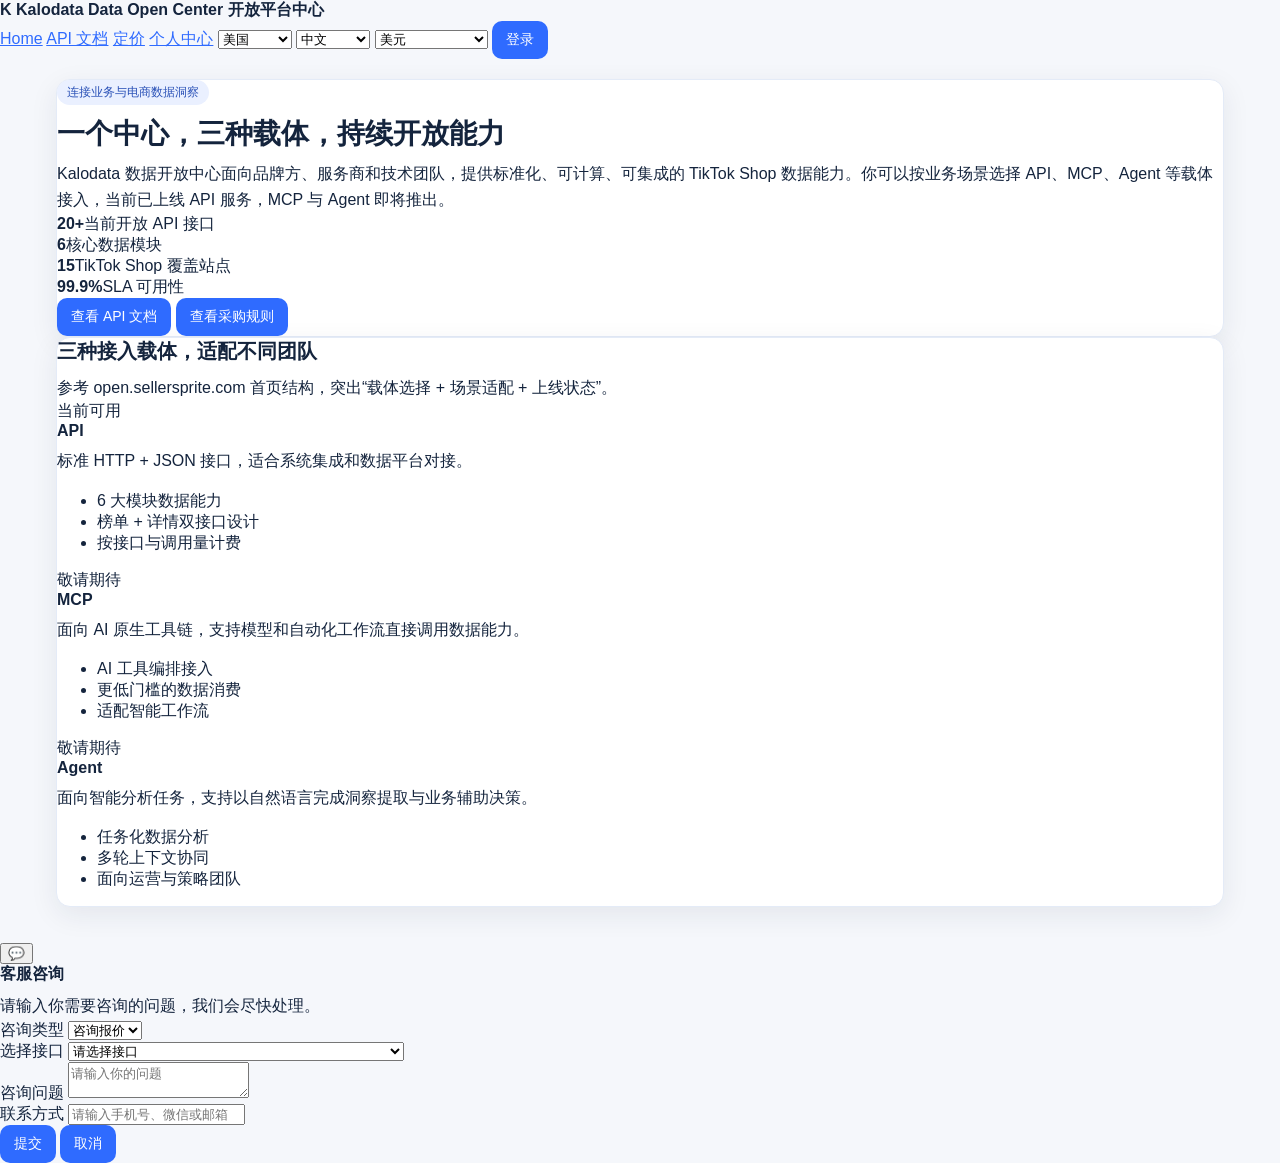
<file: index.html>
<!doctype html>
<html lang="zh-CN">
  <head>
    <meta charset="UTF-8" />
    <meta name="viewport" content="width=device-width, initial-scale=1.0" />
    <title>Kalodata 开放平台中心 - Home</title>
    <link rel="stylesheet" href="../styles.css?v=20260612-2" />
  </head>
  <body>
    <header class="site-header">
      <div class="site-header-inner">
        <a class="brand" href="./index.html">
          <span class="brand-logo">K</span>
          <span class="brand-text">
            <strong data-i18n="brand.title">Kalodata Data Open Center</strong>
            <span data-i18n="brand.sub">开放平台中心</span>
          </span>
        </a>
        <nav class="top-nav">
          <a class="active" href="./index.html" data-i18n="nav.home">Home</a>
          <a href="./docs.html" data-i18n="nav.docs">API 文档</a>
          <a href="./pricing.html" data-i18n="nav.pricing">定价</a>
          <a href="./center.html" data-i18n="nav.center">个人中心</a>
          <span class="global-controls">
            <select id="global-region" aria-label="region"></select>
            <select id="global-language" aria-label="language"></select>
            <select id="global-currency" aria-label="currency"></select>
          </span>
          <button class="btn" data-i18n="action.login">登录</button>
        </nav>
      </div>
    </header>

    <main class="page">
      <div class="home-wrap">
        <section class="card hero-centered">
          <span class="hero-tag" data-i18n="home.hero.tag">连接业务与电商数据洞察</span>
          <h1 data-i18n="home.hero.title">一个中心，三种载体，持续开放能力</h1>
          <p data-i18n="home.hero.desc">
            Kalodata 数据开放中心面向品牌方、服务商和技术团队，提供标准化、可计算、可集成的 TikTok Shop
            数据能力。你可以按业务场景选择 API、MCP、Agent 等载体接入，当前已上线 API 服务，MCP 与 Agent 即将推出。
          </p>
          <div class="metric-grid">
            <article class="metric-item"><strong>20+</strong><span data-i18n="home.metric.api">当前开放 API 接口</span></article>
            <article class="metric-item"><strong>6</strong><span data-i18n="home.metric.modules">核心数据模块</span></article>
            <article class="metric-item"><strong>15</strong><span data-i18n="home.metric.sites">TikTok Shop 覆盖站点</span></article>
            <article class="metric-item"><strong>99.9%</strong><span data-i18n="home.metric.sla">SLA 可用性</span></article>
          </div>
          <div class="hero-actions" style="justify-content: center">
            <a class="btn primary" href="./docs.html" data-i18n="home.hero.docs">查看 API 文档</a>
            <a class="btn" href="./pricing.html" data-i18n="home.hero.pricing">查看采购规则</a>
          </div>
        </section>

        <section class="card center-section">
          <div class="center-head">
            <h2 data-i18n="home.access.title">三种接入载体，适配不同团队</h2>
            <p data-i18n="home.access.sub">参考 open.sellersprite.com 首页结构，突出“载体选择 + 场景适配 + 上线状态”。</p>
          </div>
          <div class="access-grid">
            <article class="access-card">
              <span class="pill ok" data-i18n="home.status.available">当前可用</span>
              <h3>API</h3>
              <p data-i18n="home.access.api.desc">标准 HTTP + JSON 接口，适合系统集成和数据平台对接。</p>
              <ul>
                <li data-i18n="home.access.api.b1">6 大模块数据能力</li>
                <li data-i18n="home.access.api.b2">榜单 + 详情双接口设计</li>
                <li data-i18n="home.access.api.b3">按接口与调用量计费</li>
              </ul>
            </article>
            <article class="access-card">
              <span class="pill wait" data-i18n="home.status.coming">敬请期待</span>
              <h3>MCP</h3>
              <p data-i18n="home.access.mcp.desc">面向 AI 原生工具链，支持模型和自动化工作流直接调用数据能力。</p>
              <ul>
                <li data-i18n="home.access.mcp.b1">AI 工具编排接入</li>
                <li data-i18n="home.access.mcp.b2">更低门槛的数据消费</li>
                <li data-i18n="home.access.mcp.b3">适配智能工作流</li>
              </ul>
            </article>
            <article class="access-card">
              <span class="pill wait" data-i18n="home.status.coming">敬请期待</span>
              <h3>Agent</h3>
              <p data-i18n="home.access.agent.desc">面向智能分析任务，支持以自然语言完成洞察提取与业务辅助决策。</p>
              <ul>
                <li data-i18n="home.access.agent.b1">任务化数据分析</li>
                <li data-i18n="home.access.agent.b2">多轮上下文协同</li>
                <li data-i18n="home.access.agent.b3">面向运营与策略团队</li>
              </ul>
            </article>
          </div>
        </section>
      </div>
    </main>
    <script src="../app.js?v=20260612-6"></script>
  </body>
</html>
</file>
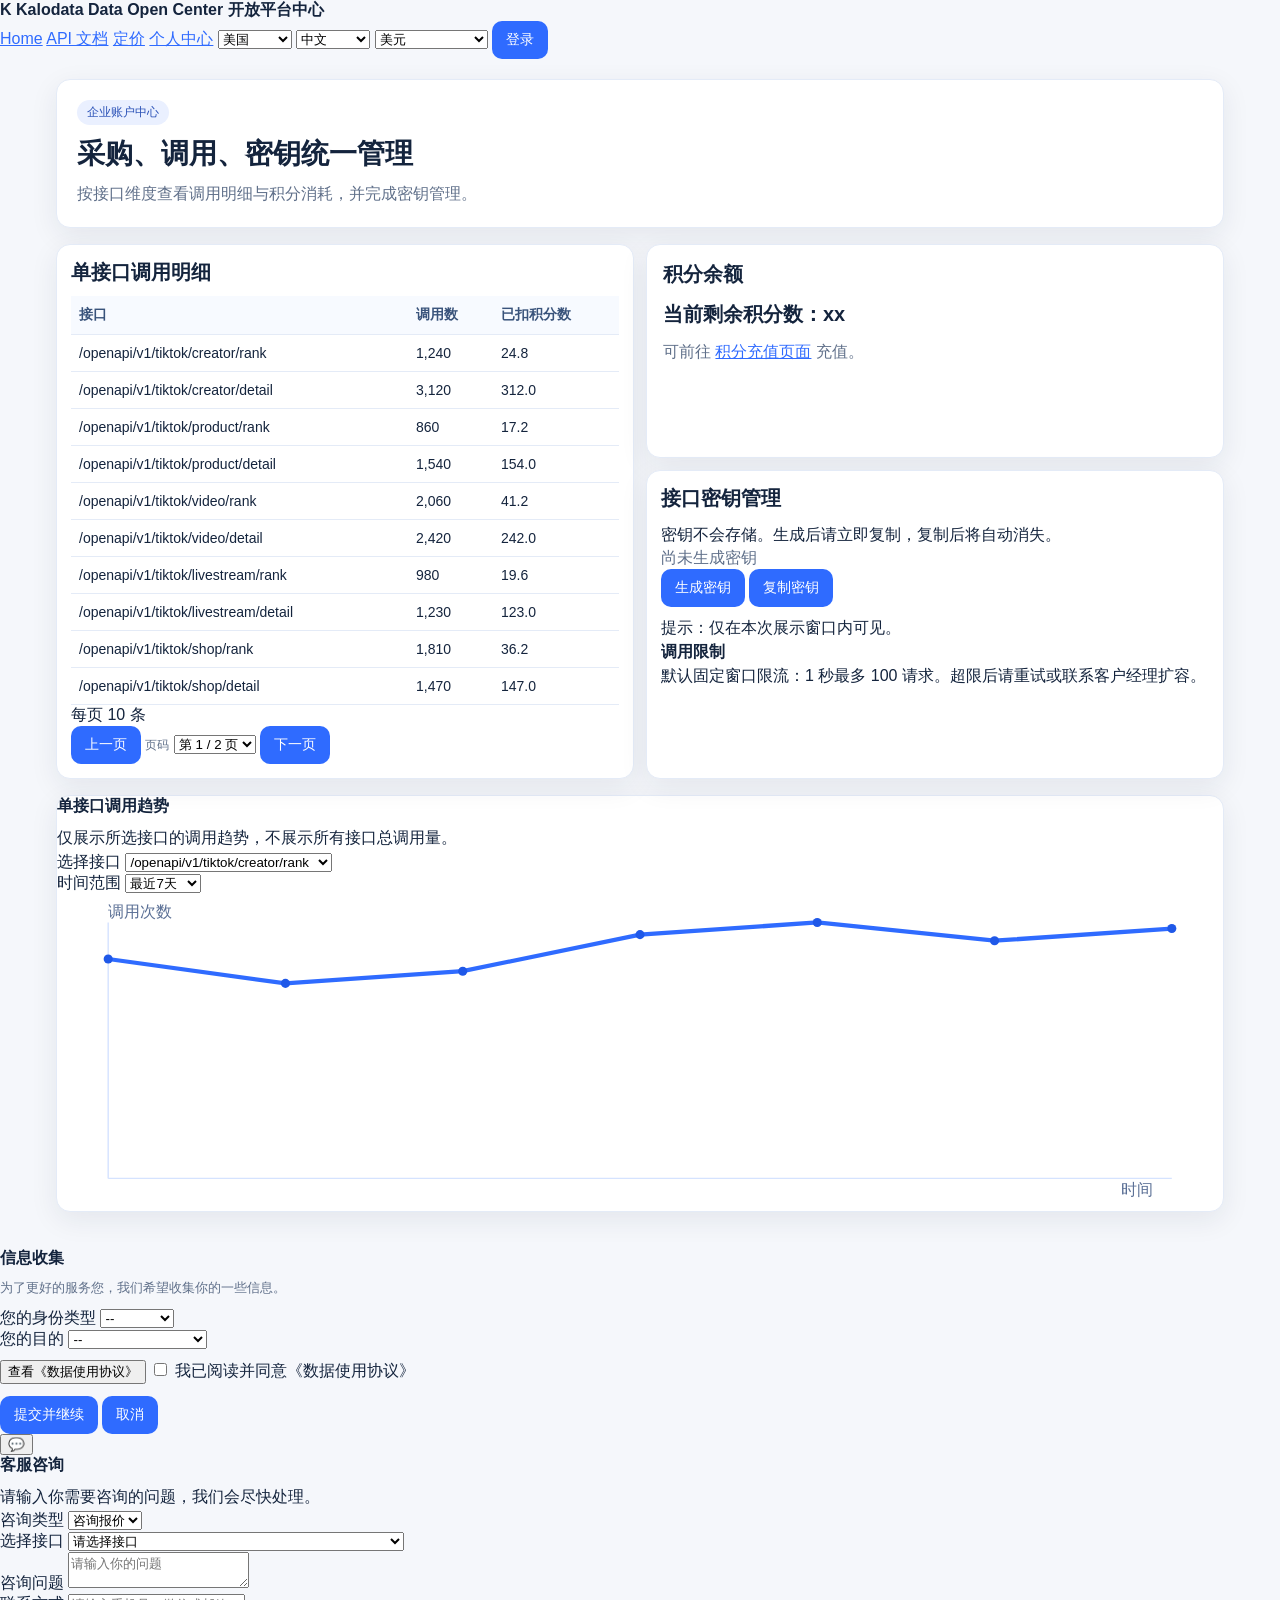
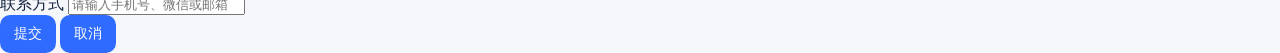
<file: center.html>
<!doctype html>
<html lang="zh-CN">
  <head>
    <meta charset="UTF-8" />
    <meta name="viewport" content="width=device-width, initial-scale=1.0" />
    <title>Kalodata 本地交付 - 个人中心</title>
    <link rel="stylesheet" href="./styles.css" />
    <link rel="stylesheet" href="../styles.css?v=20260612-2" />
    <style>
      #rechargeHint a {
        color: #2f6bff;
      }
    </style>
  </head>
  <body>
    <header class="site-header">
      <div class="site-header-inner">
        <a class="brand" href="./index.html">
          <span class="brand-logo">K</span>
          <span class="brand-text">
            <strong data-i18n="brand.title">Kalodata Data Open Center</strong>
            <span data-i18n="brand.sub">开放平台中心</span>
          </span>
        </a>
        <nav class="top-nav">
          <a href="./index.html" data-i18n="nav.home">Home</a>
          <a href="./docs.html" data-i18n="nav.docs">API 文档</a>
          <a href="./pricing.html" data-i18n="nav.pricing">定价</a>
          <a class="active" href="./center.html" data-i18n="nav.center">个人中心</a>
          <span class="global-controls">
            <select id="global-region" aria-label="region"></select>
            <select id="global-language" aria-label="language"></select>
            <select id="global-currency" aria-label="currency"></select>
          </span>
          <button class="btn" data-i18n="action.login">登录</button>
        </nav>
      </div>
    </header>

    <main class="page">
      <section class="card hero">
        <span class="hero-tag" id="centerTag">企业账户中心</span>
        <h1 id="centerTitle">采购、调用、密钥统一管理</h1>
        <p class="muted" id="centerDesc">按接口维度查看调用明细与积分消耗，并完成密钥管理。</p>
      </section>

      <section class="section grid-2">
        <article class="card panel">
          <h2 id="detailTitle">单接口调用明细</h2>
          <div class="table-wrap">
            <table>
              <thead>
                <tr>
                  <th id="thApi">接口</th>
                  <th id="thCalls">调用数</th>
                  <th id="thDeducted">已扣积分数</th>
                </tr>
              </thead>
              <tbody id="usageTableBody"></tbody>
            </table>
          </div>
          <div class="table-pager">
            <div class="left" id="usagePageSizeText">每页 10 条</div>
            <div class="right">
              <button id="usagePrev" class="btn">上一页</button>
              <label for="usagePageSelect" class="muted" style="font-size: 12px" id="usagePageLabel">页码</label>
              <select id="usagePageSelect"></select>
              <button id="usageNext" class="btn">下一页</button>
            </div>
          </div>
        </article>

        <div style="display: grid; gap: 12px">
          <article class="card aside">
            <h2 id="balanceTitle">积分余额</h2>
            <p class="points" id="balanceText">当前剩余积分数：xx</p>
            <p class="muted" id="rechargeHint">
              可前往 <a href="./recharge.html" id="rechargeLinkText">积分充值页面</a> 充值。
            </p>
          </article>

          <article class="card panel">
            <h2 id="keyTitle" data-i18n="center.key.title">接口密钥管理</h2>
            <p class="section-sub" data-i18n="center.key.desc">密钥不会存储。生成后请立即复制，复制后将自动消失。</p>
            <div id="keyArea" class="key-box muted" data-i18n="center.key.empty">尚未生成密钥</div>
            <div class="key-actions">
              <button id="generateKey" class="btn primary" data-i18n="center.key.generate">生成密钥</button>
              <button id="copyKey" class="btn" disabled data-i18n="center.key.copy">复制密钥</button>
            </div>
            <p id="keyTip" class="status-ok" style="margin-top: 8px" data-i18n="center.key.tip">提示：仅在本次展示窗口内可见。</p>
            <div class="callout">
              <strong data-i18n="center.limit.title">调用限制</strong>
              <p id="limitText" data-i18n="center.limit.desc">默认固定窗口限流：1 秒最多 100 请求。超限后请重试或联系客户经理扩容。</p>
            </div>
          </article>
        </div>
      </section>

      <section class="section card trend-panel">
        <h3 data-i18n="center.trend.title">单接口调用趋势</h3>
        <p class="section-sub" data-i18n="center.trend.desc">仅展示所选接口的调用趋势，不展示所有接口总调用量。</p>
        <div class="fields" style="max-width: 520px">
          <div class="field">
            <label data-i18n="center.trend.endpoint">选择接口</label>
            <select id="trendEndpoint">
              <option value="creator-rank">/openapi/v1/tiktok/creator/rank</option>
              <option value="creator-detail">/openapi/v1/tiktok/creator/detail</option>
              <option value="product-rank">/openapi/v1/tiktok/product/rank</option>
            </select>
          </div>
          <div class="field">
            <label data-i18n="center.trend.range">时间范围</label>
            <select id="trendRange">
              <option value="7" data-i18n="center.trend.range.7">最近7天</option>
              <option value="14" data-i18n="center.trend.range.14">最近14天</option>
              <option value="30" data-i18n="center.trend.range.30">最近30天</option>
            </select>
          </div>
        </div>
        <svg id="trendSvg" class="trend-svg" viewBox="0 0 820 220" preserveAspectRatio="none"></svg>
      </section>
    </main>
    <div id="keyProfileModal" class="modal" aria-hidden="true">
      <div class="modal-card">
        <h3 data-i18n="center.key.profile.title">信息收集</h3>
        <p class="muted" style="font-size: 13px" data-i18n="center.key.profile.desc">
          为了更好的服务您，我们希望收集你的一些信息。
        </p>
        <div class="fields" style="grid-template-columns: 1fr; margin-top: 10px">
          <div class="field">
            <label data-i18n="center.key.profile.identity">您的身份类型</label>
            <select id="profileIdentity"></select>
          </div>
          <div class="field" id="profileIdentityOtherWrap" style="display: none">
            <label data-i18n="center.key.profile.identity.other">其他</label>
            <input
              id="profileIdentityOther"
              type="text"
              data-i18n-placeholder="center.key.profile.identity.otherPlaceholder"
              placeholder="请输入您的身份类型"
            />
          </div>
          <div class="field">
            <label data-i18n="center.key.profile.purpose">您的目的</label>
            <select id="profilePurpose"></select>
          </div>
        </div>
        <div class="agreement-step" style="margin-top: 10px">
          <button id="profileAgreementLink" type="button" class="agreement-link" data-i18n="pricing.agreement.link">查看《数据使用协议》</button>
          <div id="profileAgreementContent" class="agreement-content" hidden>
            <strong data-i18n="pricing.agreement.title">数据使用协议（摘要）</strong>
            <p data-i18n="pricing.agreement.content">
              您同意仅在合法合规范围内使用 Kalodata 数据，不得用于侵犯隐私、违规抓取、倒卖或其他违法用途。您需对账号与密钥安全负责，并遵守平台调用频率与权限边界。平台可基于合规要求对异常调用进行限制或暂停服务。
            </p>
          </div>
          <label class="agreement-check">
            <input id="profileAgreementCheck" type="checkbox" />
            <span data-i18n="pricing.agreement.check">我已阅读并同意《数据使用协议》</span>
          </label>
        </div>
        <p id="profileError" class="status-warn" style="display: none; margin-top: 10px"></p>
        <div class="hero-actions" style="margin-top: 12px">
          <button id="profileSubmit" class="btn primary" type="button" data-i18n="center.key.profile.submit">
            提交并继续
          </button>
          <button id="profileCancel" class="btn" type="button" data-i18n="center.key.profile.cancel">取消</button>
        </div>
      </div>
    </div>
    <script src="../app.js?v=20260612-6"></script>
    <script>
      const keyArea = document.getElementById("keyArea");
      const generateKeyBtn = document.getElementById("generateKey");
      const copyKeyBtn = document.getElementById("copyKey");
      const keyTip = document.getElementById("keyTip");
      const keyProfileModal = document.getElementById("keyProfileModal");
      const profileIdentity = document.getElementById("profileIdentity");
      const profileIdentityOtherWrap = document.getElementById("profileIdentityOtherWrap");
      const profileIdentityOther = document.getElementById("profileIdentityOther");
      const profilePurpose = document.getElementById("profilePurpose");
      const profileAgreementLink = document.getElementById("profileAgreementLink");
      const profileAgreementContent = document.getElementById("profileAgreementContent");
      const profileAgreementCheck = document.getElementById("profileAgreementCheck");
      const profileError = document.getElementById("profileError");
      const profileSubmit = document.getElementById("profileSubmit");
      const profileCancel = document.getElementById("profileCancel");
      let currentKey = "";

      function randomKey() {
        return `sk_live_kalodata_${Math.random().toString(36).slice(2, 10)}${Math.random()
          .toString(36)
          .slice(2, 8)}`;
      }

      function openProfileModal() {
        keyProfileModal.classList.add("open");
        keyProfileModal.setAttribute("aria-hidden", "false");
      }

      function closeProfileModal() {
        keyProfileModal.classList.remove("open");
        keyProfileModal.setAttribute("aria-hidden", "true");
      }

      function renderProfileOptions() {
        profileIdentity.innerHTML = `
          <option value="">--</option>
          <option value="brand">${window.KDC.t("center.key.profile.identity.brand")}</option>
          <option value="consulting">${window.KDC.t("center.key.profile.identity.consulting")}</option>
          <option value="merchant">${window.KDC.t("center.key.profile.identity.merchant")}</option>
          <option value="individual">${window.KDC.t("center.key.profile.identity.individual")}</option>
          <option value="other">${window.KDC.t("center.key.profile.identity.other")}</option>
        `;
        profilePurpose.innerHTML = `
          <option value="">--</option>
          <option value="self">${window.KDC.t("center.key.profile.purpose.self")}</option>
          <option value="client">${window.KDC.t("center.key.profile.purpose.client")}</option>
        `;
      }

      function issueKey() {
        currentKey = randomKey();
        keyArea.textContent = currentKey;
        keyArea.classList.remove("muted");
        copyKeyBtn.disabled = false;
        keyTip.textContent = window.KDC.t("center.key.generated");
      }

      function resetProfileForm() {
        profileIdentity.value = "";
        profileIdentityOther.value = "";
        profilePurpose.value = "";
        profileAgreementCheck.checked = false;
        profileAgreementContent.hidden = true;
        profileIdentityOtherWrap.style.display = "none";
        profileError.style.display = "none";
      }

      generateKeyBtn.addEventListener("click", () => {
        resetProfileForm();
        openProfileModal();
      });

      profileIdentity.addEventListener("change", () => {
        const isOther = profileIdentity.value === "other";
        profileIdentityOtherWrap.style.display = isOther ? "block" : "none";
        if (!isOther) profileIdentityOther.value = "";
        profileError.style.display = "none";
      });

      profileCancel.addEventListener("click", () => {
        closeProfileModal();
      });

      profileAgreementLink.addEventListener("click", () => {
        profileAgreementContent.hidden = !profileAgreementContent.hidden;
      });

      profileAgreementCheck.addEventListener("change", () => {
        if (profileAgreementCheck.checked) {
          profileError.style.display = "none";
        }
      });

      profileSubmit.addEventListener("click", () => {
        if (!profileIdentity.value) {
          profileError.style.display = "block";
          profileError.textContent = window.KDC.t("center.key.profile.error.identity");
          return;
        }
        if (profileIdentity.value === "other" && !String(profileIdentityOther.value || "").trim()) {
          profileError.style.display = "block";
          profileError.textContent = window.KDC.t("center.key.profile.error.other");
          return;
        }
        if (!profilePurpose.value) {
          profileError.style.display = "block";
          profileError.textContent = window.KDC.t("center.key.profile.error.purpose");
          return;
        }
        if (!profileAgreementCheck.checked) {
          profileError.style.display = "block";
          profileError.textContent = window.KDC.t("pricing.agreement.required");
          return;
        }
        closeProfileModal();
        issueKey();
      });

      keyProfileModal.addEventListener("click", (event) => {
        if (event.target === keyProfileModal) closeProfileModal();
      });

      copyKeyBtn.addEventListener("click", async () => {
        if (!currentKey) return;
        try {
          if (navigator.clipboard && navigator.clipboard.writeText) {
            await navigator.clipboard.writeText(currentKey);
          }
        } catch {}
        currentKey = "";
        keyArea.textContent = window.KDC.t("center.key.copiedMsg");
        keyArea.classList.add("muted");
        copyKeyBtn.disabled = true;
        keyTip.textContent = window.KDC.t("center.key.destroyed");
      });

      const trendData = {
        "creator-rank": [120, 180, 240, 210, 300, 340, 380, 360, 320, 340, 400, 420, 390, 410],
        "creator-detail": [80, 70, 110, 130, 120, 160, 140, 150, 190, 170, 180, 220, 200, 210],
        "product-rank": [60, 90, 140, 200, 260, 300, 280, 250, 220, 240, 210, 230, 200, 180],
      };

      function renderTrend() {
        const endpoint = document.getElementById("trendEndpoint").value;
        const range = Number(document.getElementById("trendRange").value);
        const source = trendData[endpoint];
        const points = source.slice(-Math.min(range, source.length));
        const max = Math.max(...points, 1);
        const min = Math.min(...points, 0);
        const width = 820;
        const height = 220;
        const padX = 36;
        const padY = 20;
        const plotW = width - padX * 2;
        const plotH = height - padY * 2;

        const coords = points.map((value, idx) => {
          const x = padX + (idx / (points.length - 1 || 1)) * plotW;
          const y = padY + (1 - (value - min) / (max - min || 1)) * plotH;
          return [x, y];
        });
        const polyline = coords.map((c) => `${c[0]},${c[1]}`).join(" ");

        const svg = document.getElementById("trendSvg");
        svg.innerHTML = `
          <line x1="${padX}" y1="${height - padY}" x2="${width - padX}" y2="${height - padY}" stroke="#d5e3ff" />
          <line x1="${padX}" y1="${padY}" x2="${padX}" y2="${height - padY}" stroke="#d5e3ff" />
          <polyline fill="none" stroke="#2f6bff" stroke-width="3" points="${polyline}" />
          ${coords.map((c) => `<circle cx="${c[0]}" cy="${c[1]}" r="3.2" fill="#1f58e8" />`).join("")}
          <text x="${padX}" y="16" fill="#5a6f95" font-size="11">${window.KDC.t("center.trend.axisY")}</text>
          <text x="${width - 72}" y="${height - 8}" fill="#5a6f95" font-size="11">${window.KDC.t("center.trend.axisX")}</text>
        `;
      }

      document.getElementById("trendEndpoint").addEventListener("change", renderTrend);
      document.getElementById("trendRange").addEventListener("change", renderTrend);
    </script>
    <script>
      const pageTexts = {
        zh: {
          tag: "企业账户中心",
          title: "采购、调用、密钥统一管理",
          desc: "按接口维度查看调用明细与积分消耗，并完成密钥管理。",
          detailTitle: "单接口调用明细",
          thApi: "接口",
          thCalls: "调用数",
          thDeducted: "已扣积分数",
          pagerPageSize: "每页 10 条",
          pagerPrev: "上一页",
          pagerNext: "下一页",
          pagerLabel: "页码",
          pagerFormat: "第 {page} / {total} 页",
          balanceTitle: "积分余额",
          balanceText: "当前剩余积分数：xx",
          rechargePrefix: "可前往 ",
          rechargeLink: "积分充值页面",
          rechargeSuffix: " 充值。",
        },
        en: {
          tag: "Enterprise Account Center",
          title: "Unified Purchase, Usage and Key Management",
          desc: "View per-endpoint usage details and point deductions, and manage API keys.",
          detailTitle: "Per-endpoint Usage Details",
          thApi: "API",
          thCalls: "Calls",
          thDeducted: "Deducted Points",
          pagerPageSize: "10 per page",
          pagerPrev: "Prev",
          pagerNext: "Next",
          pagerLabel: "Page",
          pagerFormat: "Page {page} / {total}",
          balanceTitle: "Point Balance",
          balanceText: "Current remaining points: xx",
          rechargePrefix: "Go to ",
          rechargeLink: "Points Recharge Page",
          rechargeSuffix: " to top up.",
        },
      };

      function activeTexts() {
        const lang = (window.KDC?.settings?.language || "zh-CN").toLowerCase();
        return lang.startsWith("zh") ? pageTexts.zh : pageTexts.en;
      }

      const usageRows = [
        { api: "/openapi/v1/tiktok/creator/rank", calls: "1,240", deducted: "24.8" },
        { api: "/openapi/v1/tiktok/creator/detail", calls: "3,120", deducted: "312.0" },
        { api: "/openapi/v1/tiktok/product/rank", calls: "860", deducted: "17.2" },
        { api: "/openapi/v1/tiktok/product/detail", calls: "1,540", deducted: "154.0" },
        { api: "/openapi/v1/tiktok/video/rank", calls: "2,060", deducted: "41.2" },
        { api: "/openapi/v1/tiktok/video/detail", calls: "2,420", deducted: "242.0" },
        { api: "/openapi/v1/tiktok/livestream/rank", calls: "980", deducted: "19.6" },
        { api: "/openapi/v1/tiktok/livestream/detail", calls: "1,230", deducted: "123.0" },
        { api: "/openapi/v1/tiktok/shop/rank", calls: "1,810", deducted: "36.2" },
        { api: "/openapi/v1/tiktok/shop/detail", calls: "1,470", deducted: "147.0" },
        { api: "/openapi/v1/category/rank", calls: "720", deducted: "14.4" },
        { api: "/openapi/v1/category/detail", calls: "930", deducted: "93.0" },
        { api: "/openapi/v1/tiktok/product/rank?region=US", calls: "650", deducted: "13.0" },
        { api: "/openapi/v1/tiktok/creator/rank?region=US", calls: "590", deducted: "11.8" },
        { api: "/openapi/v1/tiktok/video/rank?region=US", calls: "510", deducted: "10.2" },
      ];
      const usagePageSize = 10;
      let usagePage = 1;
      const usageBody = document.getElementById("usageTableBody");
      const usagePrev = document.getElementById("usagePrev");
      const usageNext = document.getElementById("usageNext");
      const usagePageSelect = document.getElementById("usagePageSelect");

      function pagerText(format, page, total) {
        return format.replace("{page}", String(page)).replace("{total}", String(total));
      }

      function renderUsageTable() {
        const t = activeTexts();
        const totalPages = Math.max(1, Math.ceil(usageRows.length / usagePageSize));
        if (usagePage > totalPages) usagePage = totalPages;
        const start = (usagePage - 1) * usagePageSize;
        const current = usageRows.slice(start, start + usagePageSize);

        usageBody.innerHTML = current
          .map(
            (row) => `<tr>
              <td>${row.api}</td>
              <td>${row.calls}</td>
              <td>${row.deducted}</td>
            </tr>`
          )
          .join("");

        usagePageSelect.innerHTML = Array.from({ length: totalPages }, (_, i) => {
          const page = i + 1;
          return `<option value="${page}">${pagerText(t.pagerFormat, page, totalPages)}</option>`;
        }).join("");
        usagePageSelect.value = String(usagePage);
        usagePrev.disabled = usagePage <= 1;
        usageNext.disabled = usagePage >= totalPages;
      }

      usagePrev.addEventListener("click", () => {
        if (usagePage > 1) {
          usagePage -= 1;
          renderUsageTable();
        }
      });
      usageNext.addEventListener("click", () => {
        const totalPages = Math.max(1, Math.ceil(usageRows.length / usagePageSize));
        if (usagePage < totalPages) {
          usagePage += 1;
          renderUsageTable();
        }
      });
      usagePageSelect.addEventListener("change", () => {
        usagePage = Number(usagePageSelect.value) || 1;
        renderUsageTable();
      });

      function applyPageTexts() {
        const t = activeTexts();
        document.getElementById("centerTag").textContent = t.tag;
        document.getElementById("centerTitle").textContent = t.title;
        document.getElementById("centerDesc").textContent = t.desc;
        document.getElementById("detailTitle").textContent = t.detailTitle;
        document.getElementById("thApi").textContent = t.thApi;
        document.getElementById("thCalls").textContent = t.thCalls;
        document.getElementById("thDeducted").textContent = t.thDeducted;
        document.getElementById("usagePageSizeText").textContent = t.pagerPageSize;
        document.getElementById("usagePrev").textContent = t.pagerPrev;
        document.getElementById("usageNext").textContent = t.pagerNext;
        document.getElementById("usagePageLabel").textContent = t.pagerLabel;
        document.getElementById("balanceTitle").textContent = t.balanceTitle;
        document.getElementById("balanceText").textContent = t.balanceText;
        document.getElementById("rechargeHint").innerHTML = `${t.rechargePrefix}<a href="./recharge.html" id="rechargeLinkText">${t.rechargeLink}</a>${t.rechargeSuffix}`;
        renderUsageTable();
        const identityBefore = profileIdentity.value;
        const purposeBefore = profilePurpose.value;
        renderProfileOptions();
        if (identityBefore) profileIdentity.value = identityBefore;
        if (purposeBefore) profilePurpose.value = purposeBefore;
        profileIdentityOtherWrap.style.display = profileIdentity.value === "other" ? "block" : "none";
        if (profileError.style.display !== "none") {
          if (!profileIdentity.value) profileError.textContent = window.KDC.t("center.key.profile.error.identity");
          else if (profileIdentity.value === "other" && !String(profileIdentityOther.value || "").trim()) {
            profileError.textContent = window.KDC.t("center.key.profile.error.other");
          } else if (!profilePurpose.value) {
            profileError.textContent = window.KDC.t("center.key.profile.error.purpose");
          } else if (!profileAgreementCheck.checked) {
            profileError.textContent = window.KDC.t("pricing.agreement.required");
          }
        }
        renderTrend();
      }

      applyPageTexts();
      window.addEventListener("kdc:settingsChanged", applyPageTexts);
    </script>
  </body>
</html>
</file>
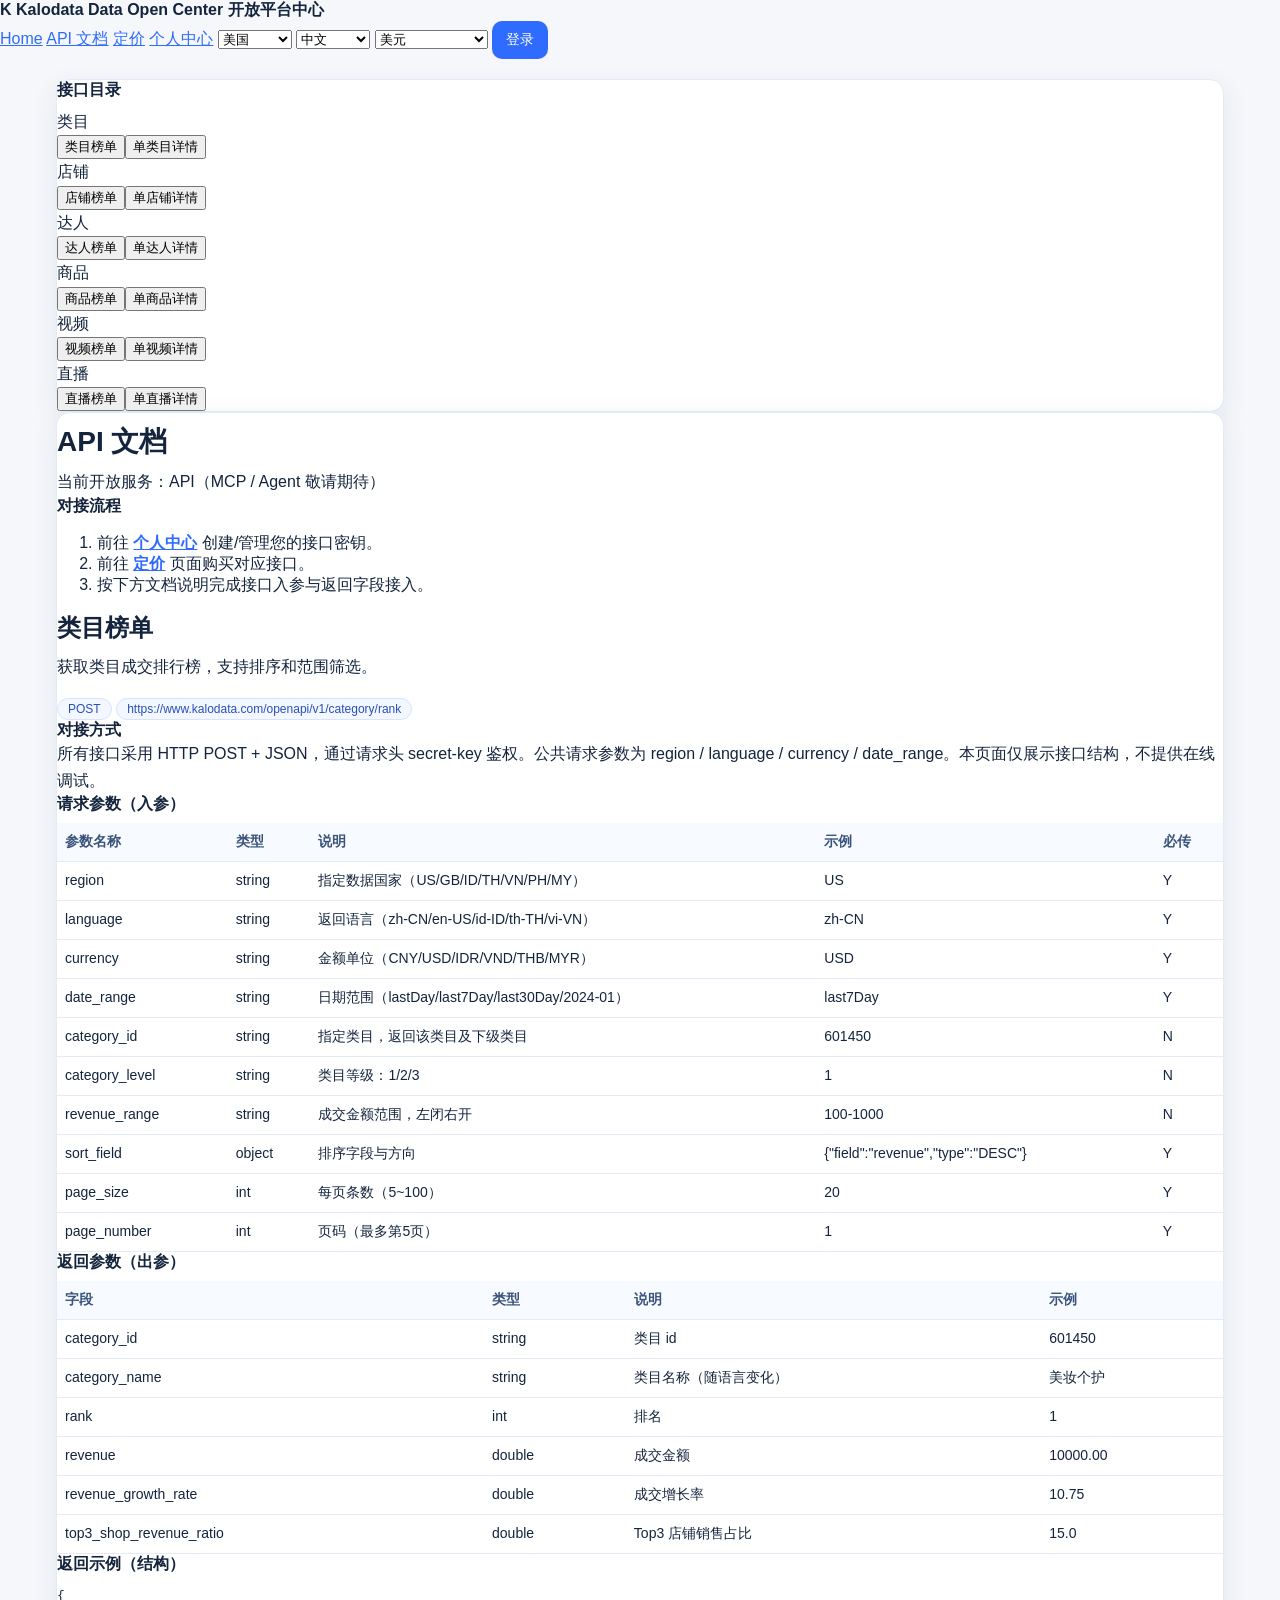
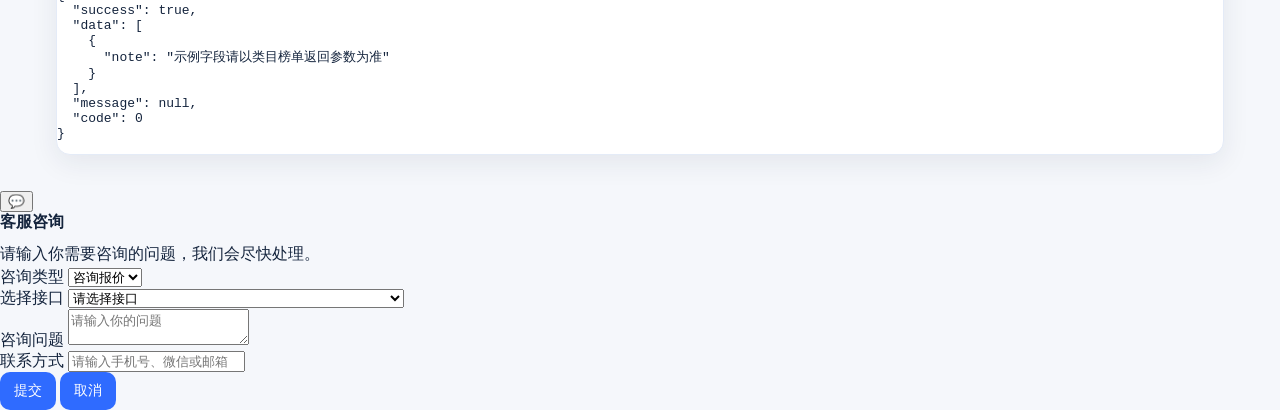
<file: docs.html>
<!doctype html>
<html lang="zh-CN">
  <head>
    <meta charset="UTF-8" />
    <meta name="viewport" content="width=device-width, initial-scale=1.0" />
    <title>Kalodata 开放平台中心 - API 文档</title>
    <link rel="stylesheet" href="../styles.css?v=20260612-2" />
  </head>
  <body>
    <header class="site-header">
      <div class="site-header-inner">
        <a class="brand" href="./index.html">
          <span class="brand-logo">K</span>
          <span class="brand-text">
            <strong data-i18n="brand.title">Kalodata Data Open Center</strong>
            <span data-i18n="brand.sub">开放平台中心</span>
          </span>
        </a>
        <nav class="top-nav">
          <a href="./index.html" data-i18n="nav.home">Home</a>
          <a class="active" href="./docs.html" data-i18n="nav.docs">API 文档</a>
          <a href="./pricing.html" data-i18n="nav.pricing">定价</a>
          <a href="./center.html" data-i18n="nav.center">个人中心</a>
          <span class="global-controls">
            <select id="global-region" aria-label="region"></select>
            <select id="global-language" aria-label="language"></select>
            <select id="global-currency" aria-label="currency"></select>
          </span>
          <button class="btn" data-i18n="action.login">登录</button>
        </nav>
      </div>
    </header>

    <main class="page">
      <section class="doc-layout">
        <aside class="card doc-sidebar">
          <h3 data-i18n="docs.sidebar.title">接口目录</h3>
          <div id="doc-nav"></div>
        </aside>

        <section class="card doc-content">
          <h1 class="endpoint-title" data-i18n="docs.title">API 文档</h1>
          <p class="endpoint-meta" data-i18n="docs.subtitle">当前开放服务：API（MCP / Agent 敬请期待）</p>

          <div class="callout">
            <strong data-i18n="docs.flow.title">对接流程</strong>
            <ol class="steps">
              <li><span data-i18n="docs.flow.1">前往</span> <a href="./center.html"><strong data-i18n="docs.flow.1.link">个人中心</strong></a> <span data-i18n="docs.flow.1.tail">创建/管理您的接口密钥。</span></li>
              <li><span data-i18n="docs.flow.2">前往</span> <a href="./pricing.html"><strong data-i18n="docs.flow.2.link">定价</strong></a> <span data-i18n="docs.flow.2.tail">页面购买对应接口。</span></li>
              <li data-i18n="docs.flow.3">按下方文档说明完成接口入参与返回字段接入。</li>
            </ol>
          </div>

          <h2 class="endpoint-title" id="endpoint-title" style="font-size: 24px; margin-top: 16px"></h2>
          <p class="endpoint-meta" id="endpoint-intent"></p>
          <div style="margin-top: 10px">
            <span class="chip method" id="endpoint-method"></span>
            <span class="chip route" id="endpoint-path"></span>
          </div>

          <div class="callout">
            <strong data-i18n="docs.integration.title">对接方式</strong>
            <p data-i18n="docs.integration.desc">所有接口采用 HTTP POST + JSON，通过请求头 secret-key 鉴权。公共请求参数为 region / language / currency / date_range。本页面仅展示接口结构，不提供在线调试。</p>
          </div>

          <section class="block">
            <h3 data-i18n="docs.req.title">请求参数（入参）</h3>
            <div class="table-wrap">
              <table>
                <thead>
                  <tr>
                    <th data-i18n="docs.req.h1">参数名称</th>
                    <th data-i18n="docs.req.h2">类型</th>
                    <th data-i18n="docs.req.h3">说明</th>
                    <th data-i18n="docs.req.h4">示例</th>
                    <th data-i18n="docs.req.h5">必传</th>
                  </tr>
                </thead>
                <tbody id="request-body"></tbody>
              </table>
            </div>
          </section>

          <section class="block">
            <h3 data-i18n="docs.res.title">返回参数（出参）</h3>
            <div class="table-wrap">
              <table>
                <thead>
                  <tr>
                    <th data-i18n="docs.res.h1">字段</th>
                    <th data-i18n="docs.res.h2">类型</th>
                    <th data-i18n="docs.res.h3">说明</th>
                    <th data-i18n="docs.res.h4">示例</th>
                  </tr>
                </thead>
                <tbody id="response-body"></tbody>
              </table>
            </div>
          </section>

          <section class="block">
            <h3 data-i18n="docs.sample.title">返回示例（结构）</h3>
            <div class="callout">
              <pre id="response-json" class="mono"></pre>
            </div>
          </section>
        </section>
      </section>
    </main>

    <script src="../app.js?v=20260612-6"></script>
    <script src="../docs.js?v=20260612-3"></script>
  </body>
</html>
</file>
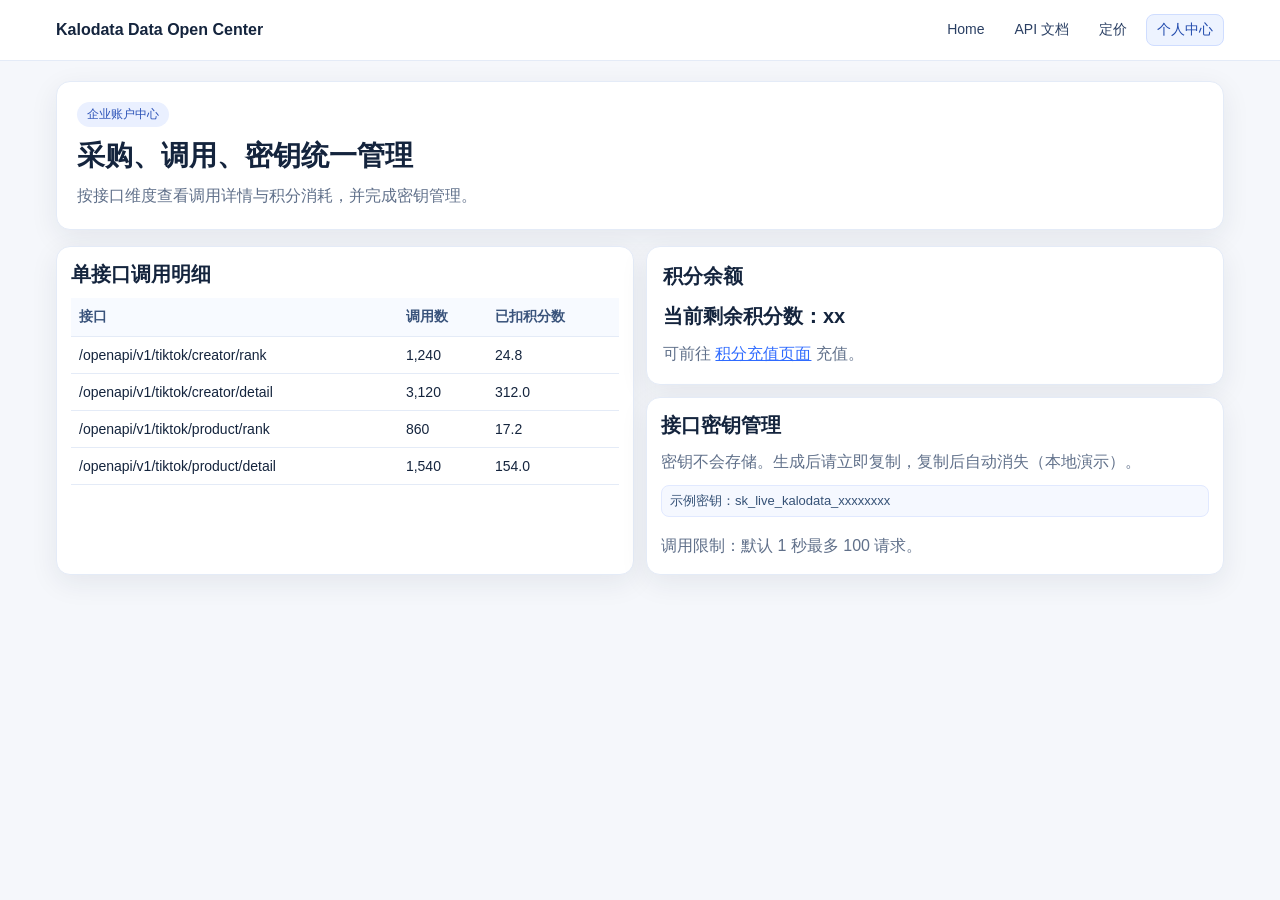
<file: local-center.html>
<!doctype html>
<html lang="zh-CN">
  <head>
    <meta charset="UTF-8" />
    <meta name="viewport" content="width=device-width, initial-scale=1.0" />
    <title>Kalodata 本地演示 - 个人中心</title>
    <link rel="stylesheet" href="./local-styles.css" />
  </head>
  <body>
    <header class="header">
      <div class="header-inner">
        <a class="brand" href="./local-index.html">Kalodata Data Open Center</a>
        <nav class="nav">
          <a href="./local-index.html">Home</a>
          <a href="./local-docs.html">API 文档</a>
          <a href="./local-pricing.html">定价</a>
          <a class="active" href="./local-center.html">个人中心</a>
        </nav>
      </div>
    </header>

    <main class="page">
      <section class="card hero">
        <span class="hero-tag">企业账户中心</span>
        <h1>采购、调用、密钥统一管理</h1>
        <p class="muted">按接口维度查看调用详情与积分消耗，并完成密钥管理。</p>
      </section>

      <section class="section grid-2">
        <article class="card panel">
          <h2>单接口调用明细</h2>
          <div class="table-wrap">
            <table>
              <thead>
                <tr>
                  <th>接口</th>
                  <th>调用数</th>
                  <th>已扣积分数</th>
                </tr>
              </thead>
              <tbody>
                <tr>
                  <td>/openapi/v1/tiktok/creator/rank</td>
                  <td>1,240</td>
                  <td>24.8</td>
                </tr>
                <tr>
                  <td>/openapi/v1/tiktok/creator/detail</td>
                  <td>3,120</td>
                  <td>312.0</td>
                </tr>
                <tr>
                  <td>/openapi/v1/tiktok/product/rank</td>
                  <td>860</td>
                  <td>17.2</td>
                </tr>
                <tr>
                  <td>/openapi/v1/tiktok/product/detail</td>
                  <td>1,540</td>
                  <td>154.0</td>
                </tr>
              </tbody>
            </table>
          </div>
        </article>

        <div style="display: grid; gap: 12px">
          <article class="card aside">
            <h2>积分余额</h2>
            <p class="points">当前剩余积分数：xx</p>
            <p class="muted">
              可前往
              <a href="./local-recharge.html">积分充值页面</a>
              充值。
            </p>
          </article>

          <article class="card panel">
            <h2>接口密钥管理</h2>
            <p class="muted">密钥不会存储。生成后请立即复制，复制后自动消失（本地演示）。</p>
            <div class="formula" style="margin-top: 10px">示例密钥：sk_live_kalodata_xxxxxxxx</div>
            <p class="section muted">调用限制：默认 1 秒最多 100 请求。</p>
          </article>
        </div>
      </section>
    </main>
  </body>
</html>
</file>
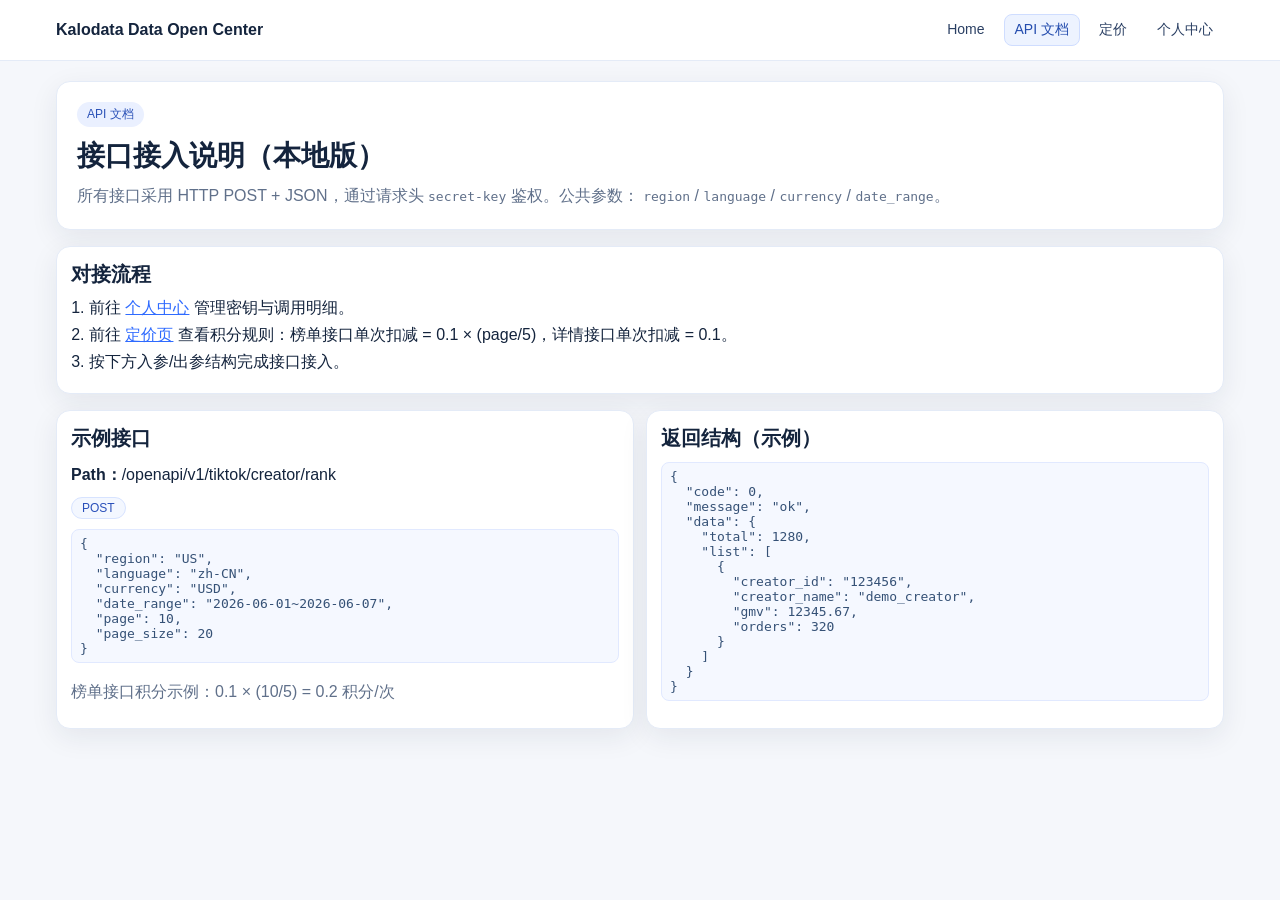
<file: local-docs.html>
<!doctype html>
<html lang="zh-CN">
  <head>
    <meta charset="UTF-8" />
    <meta name="viewport" content="width=device-width, initial-scale=1.0" />
    <title>Kalodata 本地演示 - API 文档</title>
    <link rel="stylesheet" href="./local-styles.css" />
  </head>
  <body>
    <header class="header">
      <div class="header-inner">
        <a class="brand" href="./local-index.html">Kalodata Data Open Center</a>
        <nav class="nav">
          <a href="./local-index.html">Home</a>
          <a class="active" href="./local-docs.html">API 文档</a>
          <a href="./local-pricing.html">定价</a>
          <a href="./local-center.html">个人中心</a>
        </nav>
      </div>
    </header>

    <main class="page">
      <section class="card hero">
        <span class="hero-tag">API 文档</span>
        <h1>接口接入说明（本地版）</h1>
        <p class="muted">
          所有接口采用 HTTP POST + JSON，通过请求头 <code>secret-key</code> 鉴权。公共参数：
          <code>region</code> / <code>language</code> / <code>currency</code> / <code>date_range</code>。
        </p>
      </section>

      <section class="section card panel">
        <h2>对接流程</h2>
        <ol class="doc-list">
          <li>前往 <a href="./local-center.html">个人中心</a> 管理密钥与调用明细。</li>
          <li>
            前往 <a href="./local-pricing.html">定价页</a> 查看积分规则：榜单接口单次扣减 = 0.1 × (page/5)，详情接口单次扣减 =
            0.1。
          </li>
          <li>按下方入参/出参结构完成接口接入。</li>
        </ol>
      </section>

      <section class="section grid-2">
        <article class="card panel">
          <h2>示例接口</h2>
          <p><strong>Path：</strong>/openapi/v1/tiktok/creator/rank</p>
          <span class="chip">POST</span>
          <pre class="formula" style="white-space: pre-wrap; margin-top: 10px">{
  "region": "US",
  "language": "zh-CN",
  "currency": "USD",
  "date_range": "2026-06-01~2026-06-07",
  "page": 10,
  "page_size": 20
}</pre>
          <p class="muted section">榜单接口积分示例：0.1 × (10/5) = 0.2 积分/次</p>
        </article>

        <article class="card panel">
          <h2>返回结构（示例）</h2>
          <pre class="formula" style="white-space: pre-wrap">{
  "code": 0,
  "message": "ok",
  "data": {
    "total": 1280,
    "list": [
      {
        "creator_id": "123456",
        "creator_name": "demo_creator",
        "gmv": 12345.67,
        "orders": 320
      }
    ]
  }
}</pre>
        </article>
      </section>
    </main>
  </body>
</html>
</file>
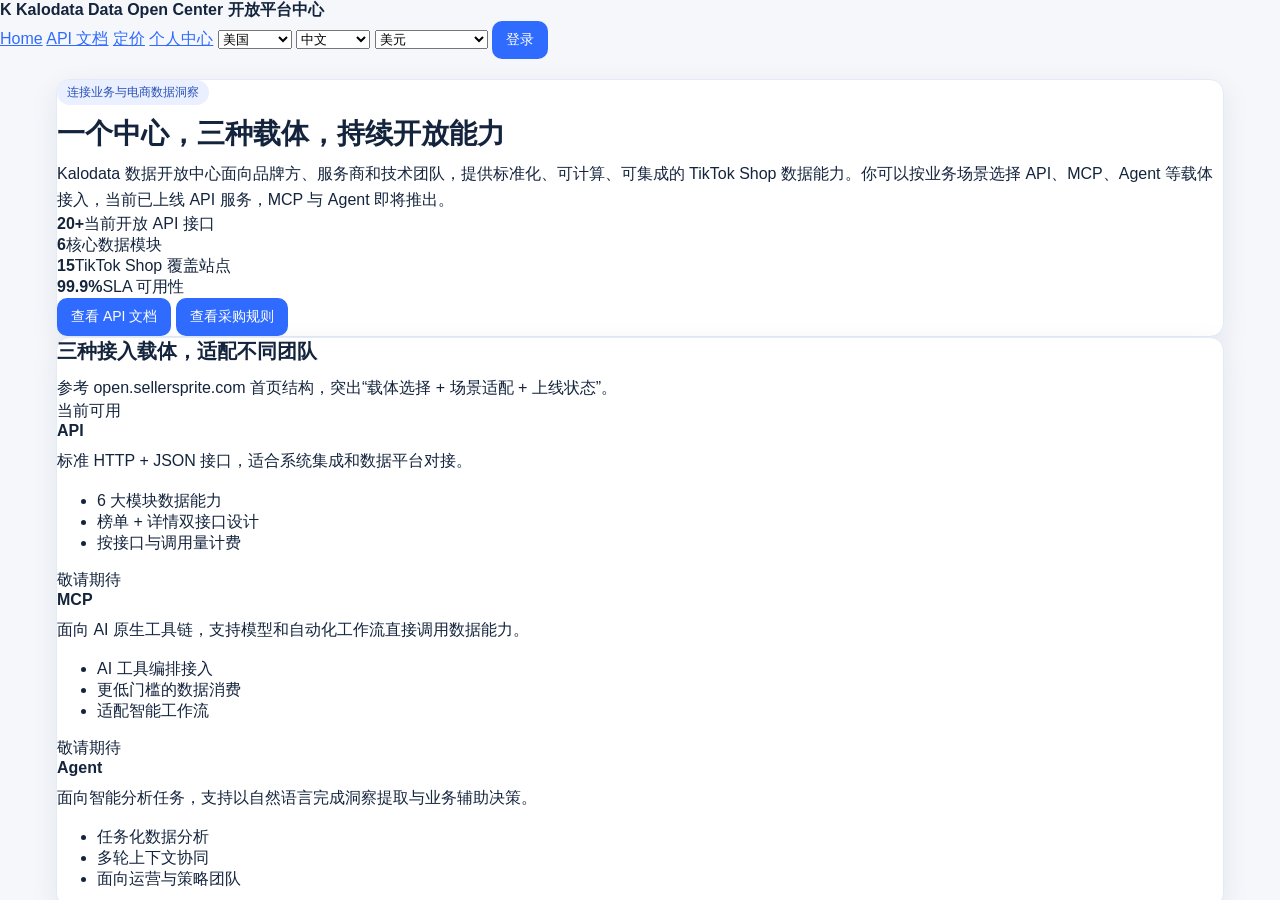
<file: local-index.html>
<!doctype html>
<html lang="zh-CN">
  <head>
    <meta charset="UTF-8" />
    <meta name="viewport" content="width=device-width, initial-scale=1.0" />
    <title>Kalodata 本地演示 - Home（1:1）</title>
    <style>
      html,
      body,
      iframe {
        width: 100%;
        height: 100%;
        margin: 0;
        border: 0;
      }
    </style>
  </head>
  <body>
    <iframe src="./index.html" title="home-1to1"></iframe>
  </body>
</html>
</file>
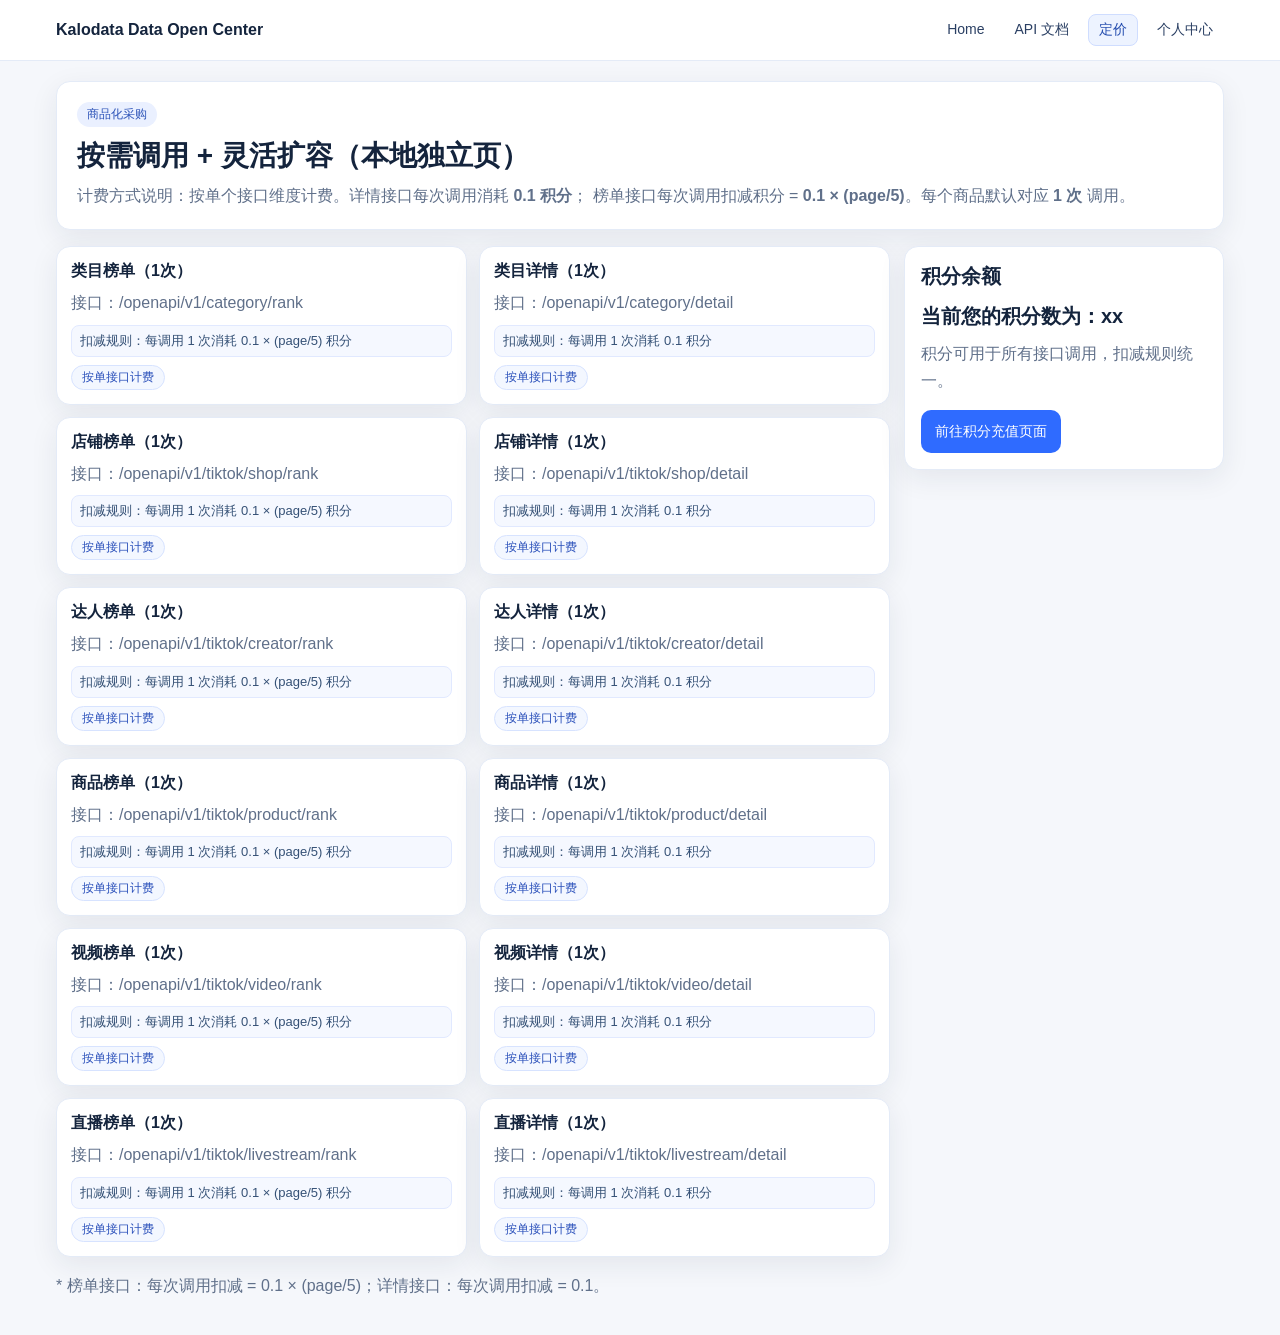
<file: local-pricing-final.html>
<!doctype html>
<html lang="zh-CN">
  <head>
    <meta charset="UTF-8" />
    <meta name="viewport" content="width=device-width, initial-scale=1.0" />
    <title>Kalodata 本地演示 - 定价（跳转）</title>
    <meta http-equiv="refresh" content="0; url=./local-pricing.html" />
  </head>
  <body>
    <p>正在跳转到统一定价页：<a href="./local-pricing.html">local-pricing.html</a></p>
  </body>
</html>
</file>
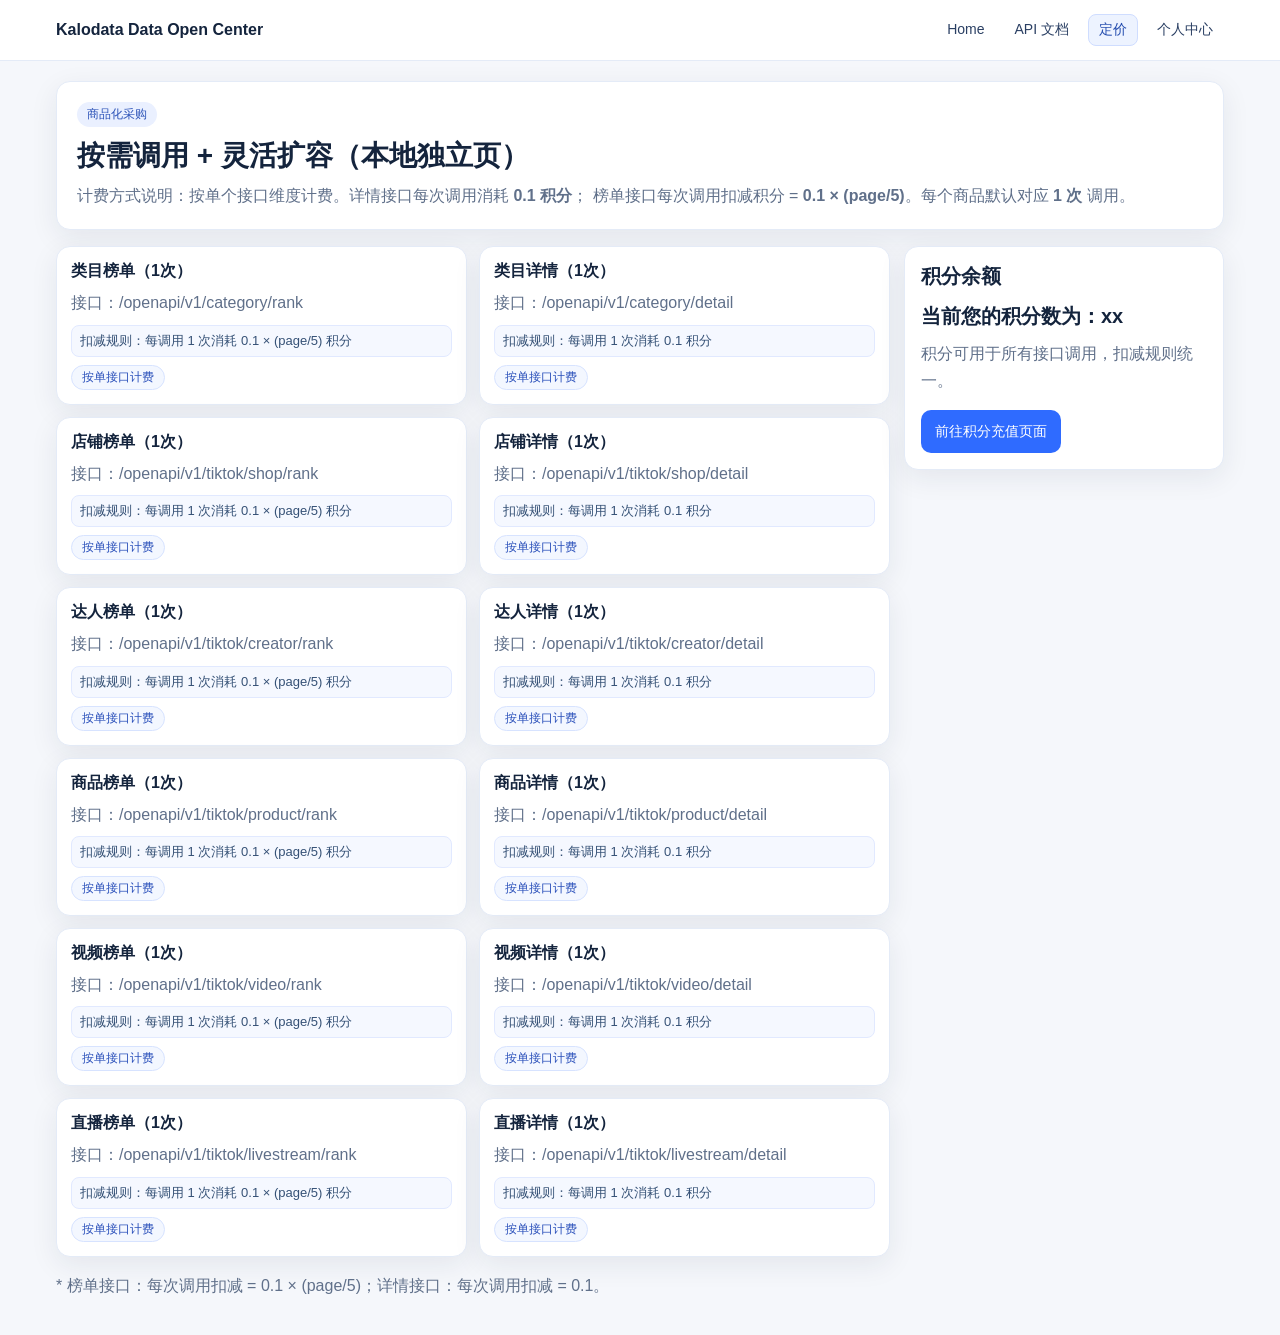
<file: local-pricing.html>
<!doctype html>
<html lang="zh-CN">
  <head>
    <meta charset="UTF-8" />
    <meta name="viewport" content="width=device-width, initial-scale=1.0" />
    <title>Kalodata 本地演示 - 定价</title>
    <link rel="stylesheet" href="./local-styles.css" />
  </head>
  <body>
    <header class="header">
      <div class="header-inner">
        <a class="brand" href="./local-index.html">Kalodata Data Open Center</a>
        <nav class="nav">
          <a href="./local-index.html">Home</a>
          <a href="./local-docs.html">API 文档</a>
          <a class="active" href="./local-pricing.html">定价</a>
          <a href="./local-center.html">个人中心</a>
        </nav>
      </div>
    </header>

    <main class="page">
      <section class="card hero">
        <span class="hero-tag">商品化采购</span>
        <h1>按需调用 + 灵活扩容（本地独立页）</h1>
        <p class="muted">
          计费方式说明：按单个接口维度计费。详情接口每次调用消耗 <strong>0.1 积分</strong>；
          榜单接口每次调用扣减积分 = <strong>0.1 × (page/5)</strong>。每个商品默认对应 <strong>1 次</strong> 调用。
        </p>
      </section>

      <section class="section layout">
        <article>
          <div class="products" id="productGrid"></div>
          <p class="muted section">* 榜单接口：每次调用扣减 = 0.1 × (page/5)；详情接口：每次调用扣减 = 0.1。</p>
        </article>

        <aside class="card aside">
          <h2>积分余额</h2>
          <p class="points" id="pointsText">当前您的积分数为：xx</p>
          <p class="muted">积分可用于所有接口调用，扣减规则统一。</p>
          <p class="section">
            <a class="btn" href="./local-recharge.html">前往积分充值页面</a>
          </p>
        </aside>
      </section>
    </main>

    <script>
      const currentPoints = "xx";
      const products = [
        { name: "类目榜单（1次）", path: "/openapi/v1/category/rank", type: "rank" },
        { name: "类目详情（1次）", path: "/openapi/v1/category/detail", type: "detail" },
        { name: "店铺榜单（1次）", path: "/openapi/v1/tiktok/shop/rank", type: "rank" },
        { name: "店铺详情（1次）", path: "/openapi/v1/tiktok/shop/detail", type: "detail" },
        { name: "达人榜单（1次）", path: "/openapi/v1/tiktok/creator/rank", type: "rank" },
        { name: "达人详情（1次）", path: "/openapi/v1/tiktok/creator/detail", type: "detail" },
        { name: "商品榜单（1次）", path: "/openapi/v1/tiktok/product/rank", type: "rank" },
        { name: "商品详情（1次）", path: "/openapi/v1/tiktok/product/detail", type: "detail" },
        { name: "视频榜单（1次）", path: "/openapi/v1/tiktok/video/rank", type: "rank" },
        { name: "视频详情（1次）", path: "/openapi/v1/tiktok/video/detail", type: "detail" },
        { name: "直播榜单（1次）", path: "/openapi/v1/tiktok/livestream/rank", type: "rank" },
        { name: "直播详情（1次）", path: "/openapi/v1/tiktok/livestream/detail", type: "detail" },
      ];

      document.getElementById("productGrid").innerHTML = products
        .map(
          (item) => `
            <article class="card panel">
              <h3>${item.name}</h3>
              <p class="muted">接口：${item.path}</p>
              <div class="formula">扣减规则：${
                item.type === "rank" ? "每调用 1 次消耗 0.1 × (page/5) 积分" : "每调用 1 次消耗 0.1 积分"
              }</div>
              <span class="chip">按单接口计费</span>
            </article>
          `
        )
        .join("");

      document.getElementById("pointsText").textContent = `当前您的积分数为：${currentPoints}`;
    </script>
  </body>
</html>
</file>
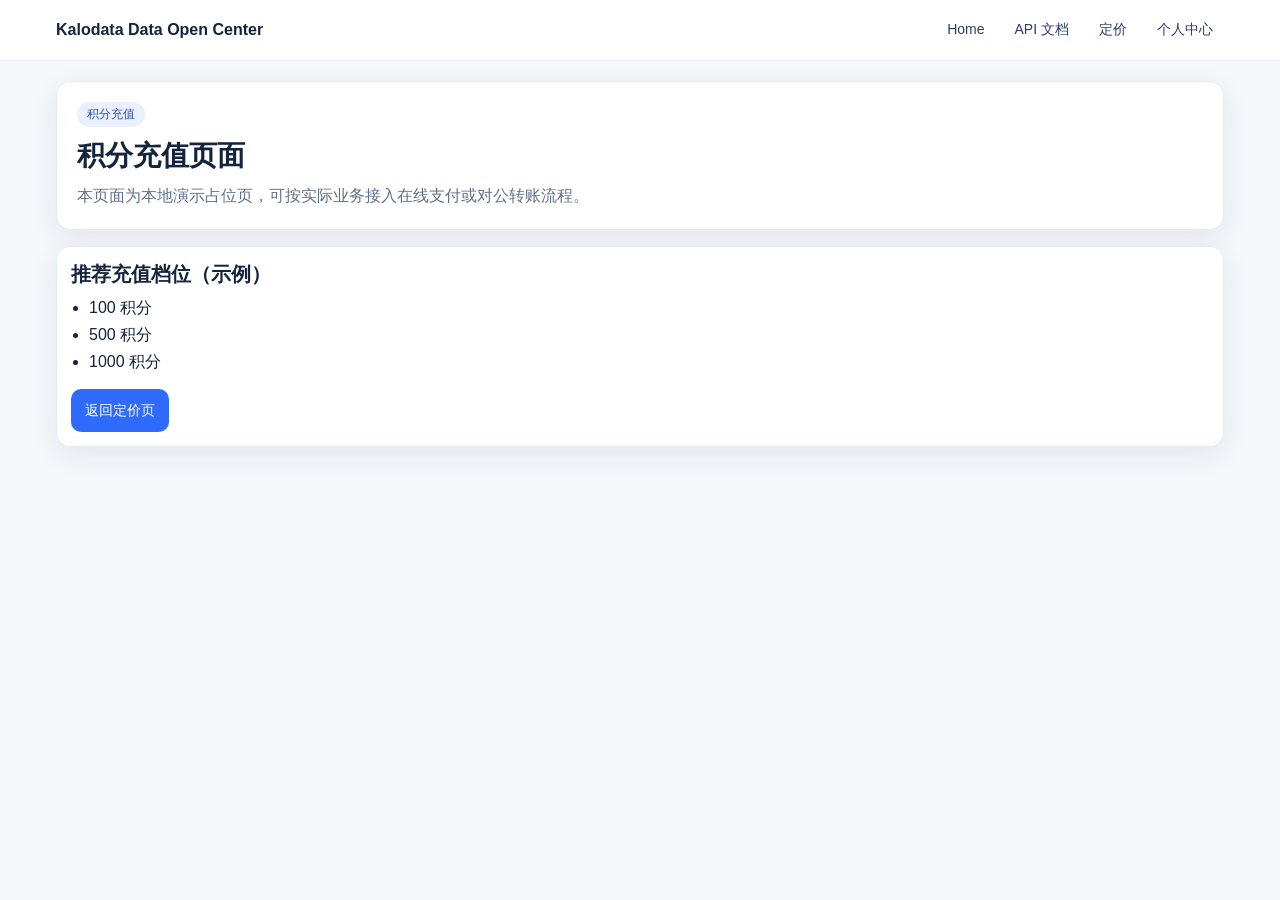
<file: local-recharge.html>
<!doctype html>
<html lang="zh-CN">
  <head>
    <meta charset="UTF-8" />
    <meta name="viewport" content="width=device-width, initial-scale=1.0" />
    <title>Kalodata 本地演示 - 积分充值</title>
    <link rel="stylesheet" href="./local-styles.css" />
  </head>
  <body>
    <header class="header">
      <div class="header-inner">
        <a class="brand" href="./local-index.html">Kalodata Data Open Center</a>
        <nav class="nav">
          <a href="./local-index.html">Home</a>
          <a href="./local-docs.html">API 文档</a>
          <a href="./local-pricing.html">定价</a>
          <a href="./local-center.html">个人中心</a>
        </nav>
      </div>
    </header>

    <main class="page">
      <section class="card hero">
        <span class="hero-tag">积分充值</span>
        <h1>积分充值页面</h1>
        <p class="muted">本页面为本地演示占位页，可按实际业务接入在线支付或对公转账流程。</p>
      </section>

      <section class="section card panel">
        <h2>推荐充值档位（示例）</h2>
        <ul class="doc-list">
          <li>100 积分</li>
          <li>500 积分</li>
          <li>1000 积分</li>
        </ul>
        <p class="section">
          <a class="btn" href="./local-pricing.html">返回定价页</a>
        </p>
      </section>
    </main>
  </body>
</html>
</file>
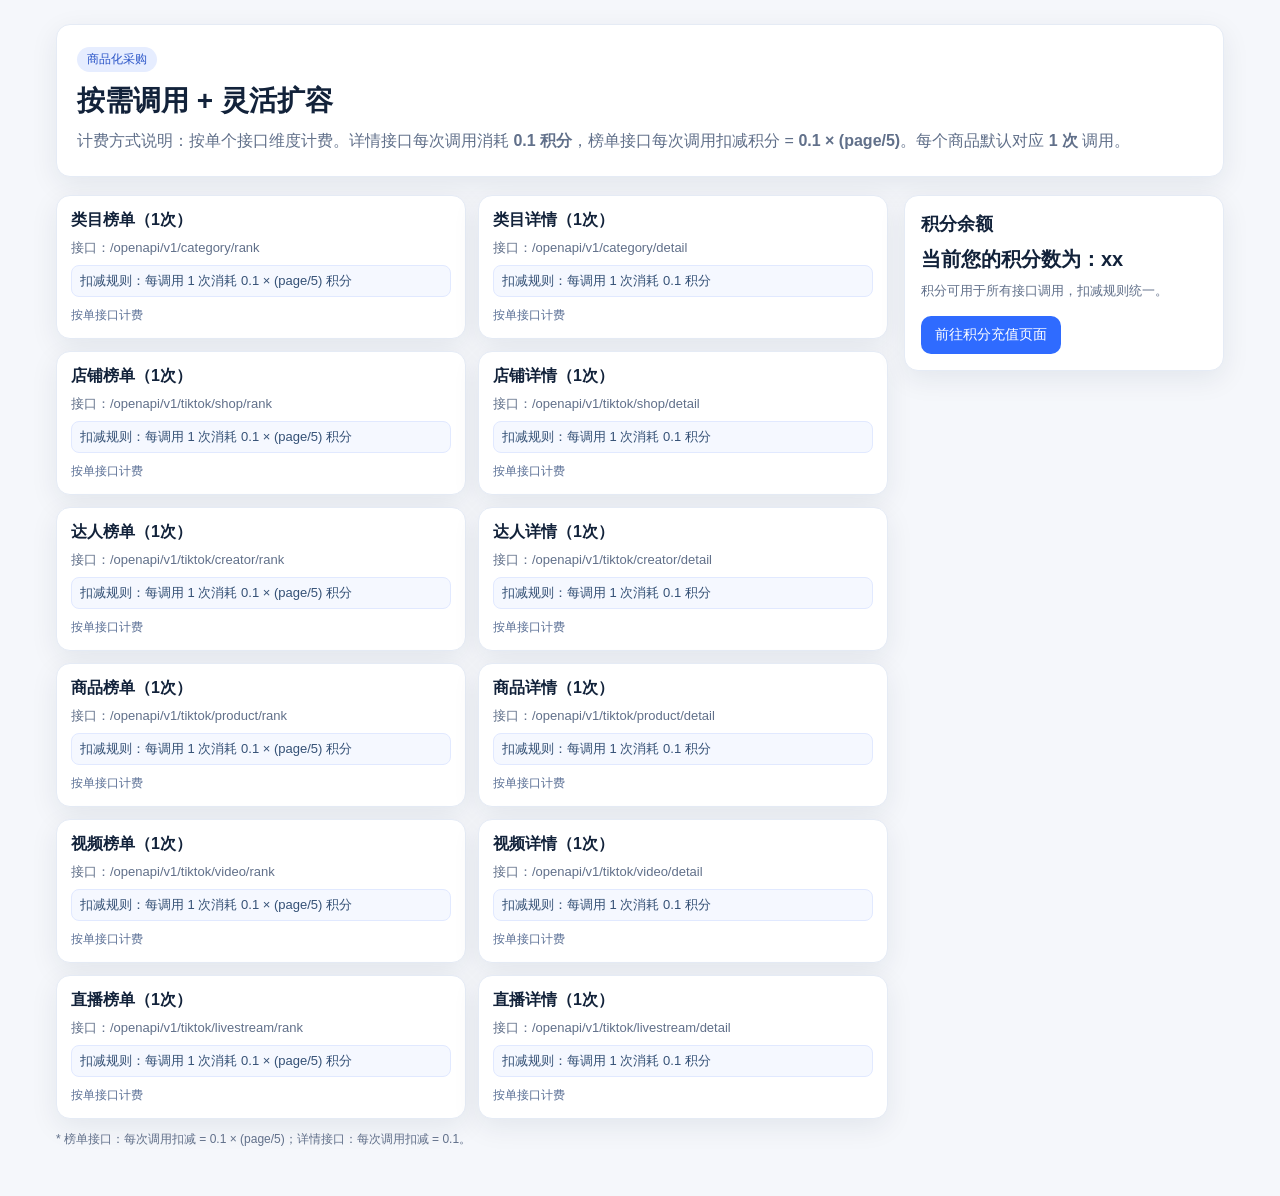
<file: pricing-points-new.html>
<!doctype html>
<html lang="zh-CN">
  <head>
    <meta charset="UTF-8" />
    <meta name="viewport" content="width=device-width, initial-scale=1.0" />
    <title>Kalodata 开放平台中心 - 定价（积分版）</title>
    <style>
      :root {
        --bg: #f5f7fb;
        --card: #ffffff;
        --text: #12223a;
        --muted: #61708a;
        --primary: #2f6bff;
        --line: #e5ebf5;
        --shadow: 0 8px 28px rgba(18, 34, 58, 0.08);
      }

      * {
        box-sizing: border-box;
      }

      body {
        margin: 0;
        font-family: "PingFang SC", "Microsoft YaHei", "Segoe UI", sans-serif;
        background: var(--bg);
        color: var(--text);
      }

      .page {
        max-width: 1200px;
        margin: 24px auto;
        padding: 0 16px 24px;
      }

      .hero {
        background: linear-gradient(120deg, #eef4ff, #f8fbff);
        border: 1px solid var(--line);
        border-radius: 16px;
        padding: 22px 20px;
        box-shadow: var(--shadow);
      }

      .hero-tag {
        display: inline-block;
        font-size: 12px;
        color: #2853c7;
        background: #e6edff;
        padding: 4px 10px;
        border-radius: 999px;
      }

      h1 {
        margin: 10px 0 8px;
        font-size: 28px;
      }

      .hero p {
        margin: 0;
        color: var(--muted);
        line-height: 1.65;
      }

      .layout {
        margin-top: 18px;
        display: grid;
        gap: 16px;
        grid-template-columns: minmax(0, 1fr) 320px;
        align-items: start;
      }

      .products {
        display: grid;
        grid-template-columns: repeat(2, minmax(0, 1fr));
        gap: 12px;
      }

      .card {
        background: var(--card);
        border: 1px solid var(--line);
        border-radius: 14px;
        box-shadow: var(--shadow);
      }

      .product-card {
        padding: 14px;
      }

      .product-card h3 {
        margin: 0;
        font-size: 16px;
      }

      .product-meta {
        margin: 8px 0 0;
        color: var(--muted);
        font-size: 13px;
        word-break: break-all;
      }

      .formula {
        margin-top: 8px;
        font-size: 13px;
        color: #355176;
        background: #f5f8ff;
        border: 1px solid #e1e9ff;
        border-radius: 8px;
        padding: 6px 8px;
      }

      .product-footer {
        margin-top: 10px;
        font-size: 12px;
        color: #5a6f95;
      }

      .aside {
        padding: 16px;
      }

      .aside h3 {
        margin: 0;
        font-size: 18px;
      }

      .points {
        margin: 10px 0 8px;
        font-size: 20px;
        font-weight: 600;
      }

      .muted {
        margin: 0;
        color: var(--muted);
        font-size: 13px;
        line-height: 1.6;
      }

      .actions {
        margin-top: 14px;
      }

      .btn-link {
        display: inline-block;
        text-decoration: none;
        padding: 10px 14px;
        border-radius: 10px;
        background: var(--primary);
        color: #fff;
        font-size: 14px;
      }

      .note {
        margin: 12px 0 0;
        color: var(--muted);
        font-size: 12px;
      }

      @media (max-width: 960px) {
        .layout {
          grid-template-columns: 1fr;
        }

        .products {
          grid-template-columns: 1fr;
        }
      }
    </style>
  </head>
  <body>
    <main class="page">
      <section class="hero card">
        <span class="hero-tag">商品化采购</span>
        <h1>按需调用 + 灵活扩容</h1>
        <p>
          计费方式说明：按单个接口维度计费。详情接口每次调用消耗
          <strong>0.1 积分</strong>，榜单接口每次调用扣减积分 =
          <strong>0.1 × (page/5)</strong>。每个商品默认对应
          <strong>1 次</strong>
          调用。
        </p>
      </section>

      <section class="layout">
        <article>
          <div id="productGrid" class="products"></div>
          <p class="note">* 榜单接口：每次调用扣减 = 0.1 × (page/5)；详情接口：每次调用扣减 = 0.1。</p>
        </article>

        <aside class="card aside">
          <h3>积分余额</h3>
          <p class="points" id="pointsText">当前您的积分数为：xx</p>
          <p class="muted">积分可用于所有接口调用，扣减规则统一。</p>
          <div class="actions">
            <a class="btn-link" href="./recharge.html">前往积分充值页面</a>
          </div>
        </aside>
      </section>
    </main>

    <script>
      const currentPoints = "xx";
      const products = [
        { name: "类目榜单（1次）", path: "/openapi/v1/category/rank", type: "rank" },
        { name: "类目详情（1次）", path: "/openapi/v1/category/detail", type: "detail" },
        { name: "店铺榜单（1次）", path: "/openapi/v1/tiktok/shop/rank", type: "rank" },
        { name: "店铺详情（1次）", path: "/openapi/v1/tiktok/shop/detail", type: "detail" },
        { name: "达人榜单（1次）", path: "/openapi/v1/tiktok/creator/rank", type: "rank" },
        { name: "达人详情（1次）", path: "/openapi/v1/tiktok/creator/detail", type: "detail" },
        { name: "商品榜单（1次）", path: "/openapi/v1/tiktok/product/rank", type: "rank" },
        { name: "商品详情（1次）", path: "/openapi/v1/tiktok/product/detail", type: "detail" },
        { name: "视频榜单（1次）", path: "/openapi/v1/tiktok/video/rank", type: "rank" },
        { name: "视频详情（1次）", path: "/openapi/v1/tiktok/video/detail", type: "detail" },
        { name: "直播榜单（1次）", path: "/openapi/v1/tiktok/livestream/rank", type: "rank" },
        { name: "直播详情（1次）", path: "/openapi/v1/tiktok/livestream/detail", type: "detail" },
      ];

      function renderProducts() {
        const grid = document.getElementById("productGrid");
        grid.innerHTML = products
          .map(
            (item) => `
              <article class="card product-card">
                <h3>${item.name}</h3>
                <p class="product-meta">接口：${item.path}</p>
                <div class="formula">扣减规则：${
                  item.type === "rank" ? "每调用 1 次消耗 0.1 × (page/5) 积分" : "每调用 1 次消耗 0.1 积分"
                }</div>
                <div class="product-footer">按单接口计费</div>
              </article>
            `
          )
          .join("");
      }

      function renderPoints() {
        const pointsText = document.getElementById("pointsText");
        pointsText.textContent = `当前您的积分数为：${currentPoints}`;
      }

      renderProducts();
      renderPoints();
    </script>
  </body>
</html>
</file>
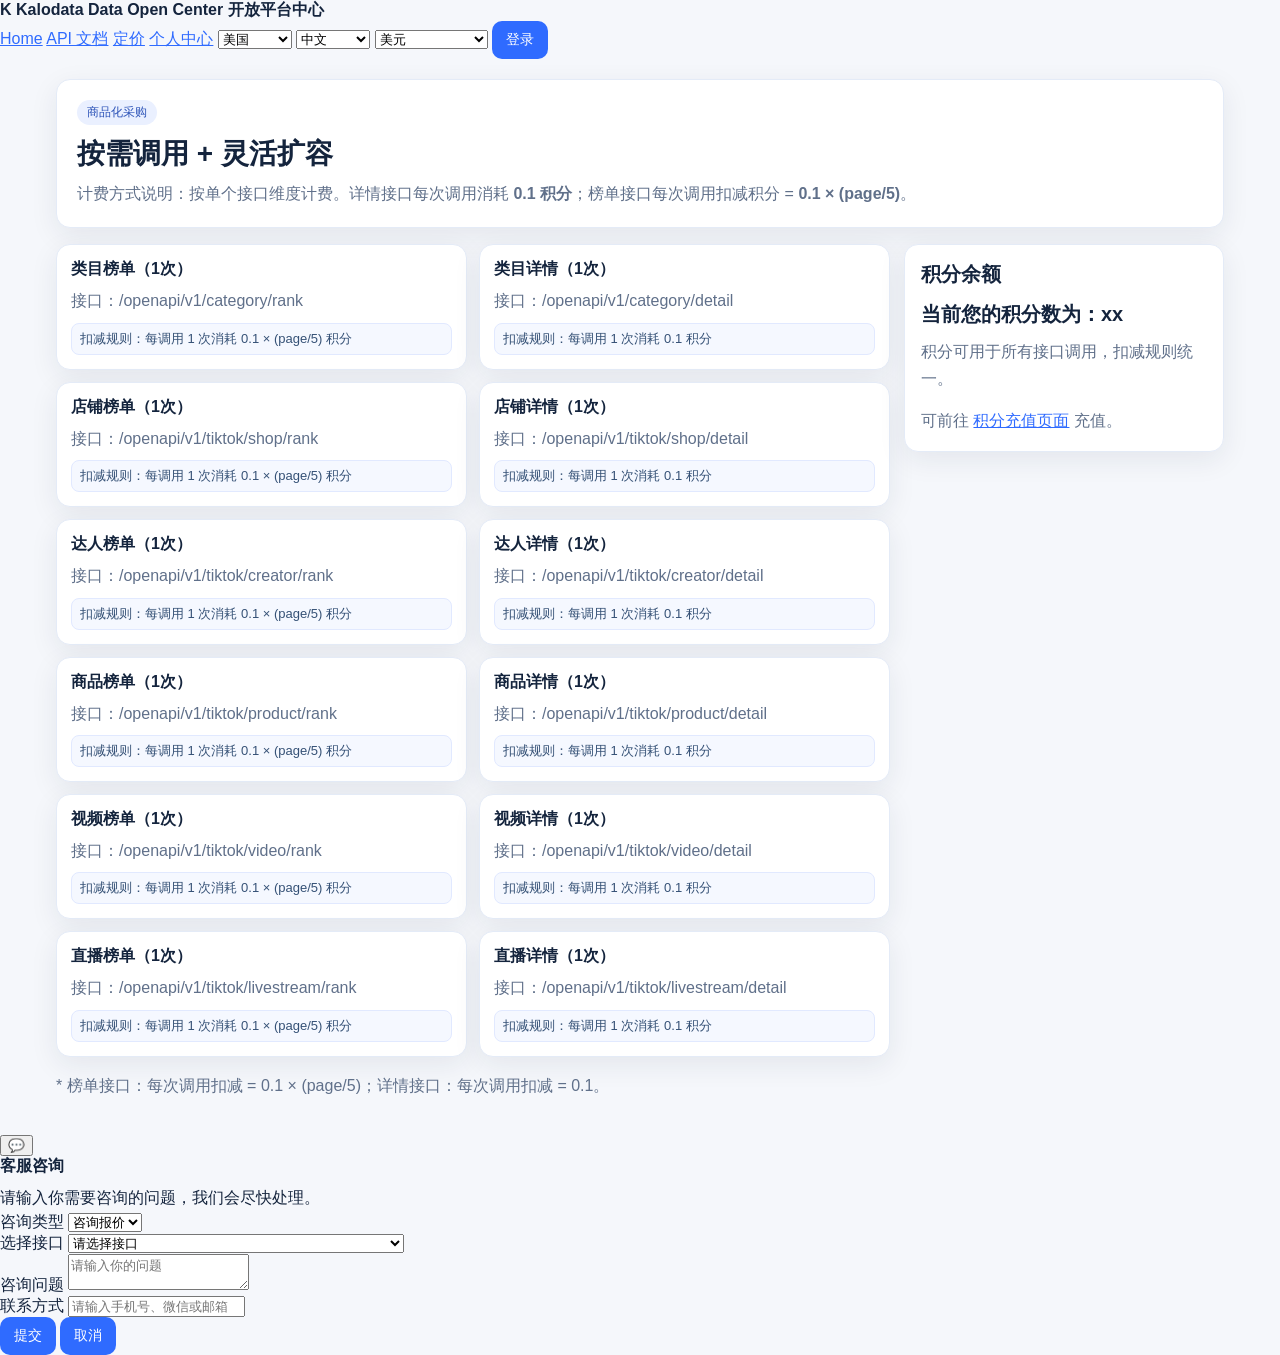
<file: pricing.html>
<!doctype html>
<html lang="zh-CN">
  <head>
    <meta charset="UTF-8" />
    <meta name="viewport" content="width=device-width, initial-scale=1.0" />
    <title>Kalodata 本地交付 - 定价</title>
    <link rel="stylesheet" href="./styles.css" />
    <link rel="stylesheet" href="../styles.css?v=20260612-2" />
    <style>
      #pointsPanel {
        position: sticky;
        top: 88px;
      }

      #rechargeHint a {
        color: #2f6bff;
      }
    </style>
  </head>
  <body>
    <header class="site-header">
      <div class="site-header-inner">
        <a class="brand" href="./index.html">
          <span class="brand-logo">K</span>
          <span class="brand-text">
            <strong data-i18n="brand.title">Kalodata Data Open Center</strong>
            <span data-i18n="brand.sub">开放平台中心</span>
          </span>
        </a>
        <nav class="top-nav">
          <a href="./index.html" data-i18n="nav.home">Home</a>
          <a href="./docs.html" data-i18n="nav.docs">API 文档</a>
          <a class="active" href="./pricing.html" data-i18n="nav.pricing">定价</a>
          <a href="./center.html" data-i18n="nav.center">个人中心</a>
          <span class="global-controls">
            <select id="global-region" aria-label="region"></select>
            <select id="global-language" aria-label="language"></select>
            <select id="global-currency" aria-label="currency"></select>
          </span>
          <button class="btn" data-i18n="action.login">登录</button>
        </nav>
      </div>
    </header>

    <main class="page">
      <section class="card hero">
        <span class="hero-tag" id="pricingTag">商品化采购</span>
        <h1 id="pricingTitle">按需调用 + 灵活扩容</h1>
        <p class="muted" id="pricingDesc">
          计费方式说明：按单个接口维度计费。详情接口每次调用消耗 <strong>0.1 积分</strong>；榜单接口每次调用扣减积分 = <strong>0.1 × (page/5)</strong>。
        </p>
      </section>

      <section class="section layout">
        <article>
          <div class="products" id="productGrid"></div>
          <p class="muted section" id="pricingNote">* 榜单接口：每次调用扣减 = 0.1 × (page/5)；详情接口：每次调用扣减 = 0.1。</p>
        </article>

        <aside class="card aside" id="pointsPanel">
          <h2 id="pointsTitle">积分余额</h2>
          <p class="points" id="pointsText">当前您的积分数为：xx</p>
          <p class="muted" id="pointsHint">积分可用于所有接口调用，扣减规则统一。</p>
          <p class="section muted" id="rechargeHint">
            可前往 <a href="./recharge.html" id="rechargeLinkText">积分充值页面</a> 充值。
          </p>
        </aside>
      </section>
    </main>

    <script src="../app.js?v=20260612-6"></script>
    <script>
      const currentPoints = "xx";
      const pageTexts = {
        zh: {
          tag: "商品化采购",
          title: "按需调用 + 灵活扩容",
          desc: "计费方式说明：按单个接口维度计费。详情接口每次调用消耗 <strong>0.1 积分</strong>；榜单接口每次调用扣减积分 = <strong>0.1 × (page/5)</strong>。",
          note: "* 榜单接口：每次调用扣减 = 0.1 × (page/5)；详情接口：每次调用扣减 = 0.1。",
          pointsTitle: "积分余额",
          pointsText: "当前您的积分数为：{points}",
          pointsHint: "积分可用于所有接口调用，扣减规则统一。",
          rechargePrefix: "可前往 ",
          rechargeLink: "积分充值页面",
          rechargeSuffix: " 充值。",
          endpoint: "接口：",
          rulePrefix: "扣减规则：",
          rankRule: "每调用 1 次消耗 0.1 × (page/5) 积分",
          detailRule: "每调用 1 次消耗 0.1 积分",
          names: {
            categoryRank: "类目榜单（1次）",
            categoryDetail: "类目详情（1次）",
            shopRank: "店铺榜单（1次）",
            shopDetail: "店铺详情（1次）",
            creatorRank: "达人榜单（1次）",
            creatorDetail: "达人详情（1次）",
            productRank: "商品榜单（1次）",
            productDetail: "商品详情（1次）",
            videoRank: "视频榜单（1次）",
            videoDetail: "视频详情（1次）",
            liveRank: "直播榜单（1次）",
            liveDetail: "直播详情（1次）",
          },
        },
        en: {
          tag: "Product Purchase",
          title: "On-demand Calls + Flexible Scaling",
          desc: "Billing: per endpoint. Detail APIs cost <strong>0.1 point</strong> per call; rank APIs cost <strong>0.1 × (page/5)</strong> per call.",
          note: "* Rank APIs: deduction per call = 0.1 × (page/5); Detail APIs: deduction per call = 0.1.",
          pointsTitle: "Point Balance",
          pointsText: "Your current points: {points}",
          pointsHint: "Points can be used for all API calls with unified deduction rules.",
          rechargePrefix: "Go to ",
          rechargeLink: "Points Recharge Page",
          rechargeSuffix: " to top up.",
          endpoint: "API: ",
          rulePrefix: "Rule: ",
          rankRule: "Each call consumes 0.1 × (page/5) points",
          detailRule: "Each call consumes 0.1 points",
          names: {
            categoryRank: "Category Rank (1 call)",
            categoryDetail: "Category Detail (1 call)",
            shopRank: "Shop Rank (1 call)",
            shopDetail: "Shop Detail (1 call)",
            creatorRank: "Creator Rank (1 call)",
            creatorDetail: "Creator Detail (1 call)",
            productRank: "Product Rank (1 call)",
            productDetail: "Product Detail (1 call)",
            videoRank: "Video Rank (1 call)",
            videoDetail: "Video Detail (1 call)",
            liveRank: "Livestream Rank (1 call)",
            liveDetail: "Livestream Detail (1 call)",
          },
        },
      };

      const products = [
        { nameKey: "categoryRank", path: "/openapi/v1/category/rank", type: "rank" },
        { nameKey: "categoryDetail", path: "/openapi/v1/category/detail", type: "detail" },
        { nameKey: "shopRank", path: "/openapi/v1/tiktok/shop/rank", type: "rank" },
        { nameKey: "shopDetail", path: "/openapi/v1/tiktok/shop/detail", type: "detail" },
        { nameKey: "creatorRank", path: "/openapi/v1/tiktok/creator/rank", type: "rank" },
        { nameKey: "creatorDetail", path: "/openapi/v1/tiktok/creator/detail", type: "detail" },
        { nameKey: "productRank", path: "/openapi/v1/tiktok/product/rank", type: "rank" },
        { nameKey: "productDetail", path: "/openapi/v1/tiktok/product/detail", type: "detail" },
        { nameKey: "videoRank", path: "/openapi/v1/tiktok/video/rank", type: "rank" },
        { nameKey: "videoDetail", path: "/openapi/v1/tiktok/video/detail", type: "detail" },
        { nameKey: "liveRank", path: "/openapi/v1/tiktok/livestream/rank", type: "rank" },
        { nameKey: "liveDetail", path: "/openapi/v1/tiktok/livestream/detail", type: "detail" },
      ];

      function activeTexts() {
        const lang = (window.KDC?.settings?.language || "zh-CN").toLowerCase();
        return lang.startsWith("zh") ? pageTexts.zh : pageTexts.en;
      }

      function renderProducts() {
        const t = activeTexts();
        document.getElementById("productGrid").innerHTML = products
          .map(
            (item) => `
              <article class="card panel">
                <h3>${t.names[item.nameKey]}</h3>
                <p class="muted">${t.endpoint}${item.path}</p>
                <div class="formula">${t.rulePrefix}${item.type === "rank" ? t.rankRule : t.detailRule}</div>
              </article>
            `
          )
          .join("");
      }

      function renderPageTexts() {
        const t = activeTexts();
        document.getElementById("pricingTag").textContent = t.tag;
        document.getElementById("pricingTitle").textContent = t.title;
        document.getElementById("pricingDesc").innerHTML = t.desc;
        document.getElementById("pricingNote").textContent = t.note;
        document.getElementById("pointsTitle").textContent = t.pointsTitle;
        document.getElementById("pointsText").textContent = t.pointsText.replace("{points}", currentPoints);
        document.getElementById("pointsHint").textContent = t.pointsHint;
        document.getElementById("rechargeHint").innerHTML = `${t.rechargePrefix}<a href="./recharge.html" id="rechargeLinkText">${t.rechargeLink}</a>${t.rechargeSuffix}`;
      }

      function renderAll() {
        renderPageTexts();
        renderProducts();
      }

      renderAll();
      window.addEventListener("kdc:settingsChanged", renderAll);
    </script>
  </body>
</html>
</file>
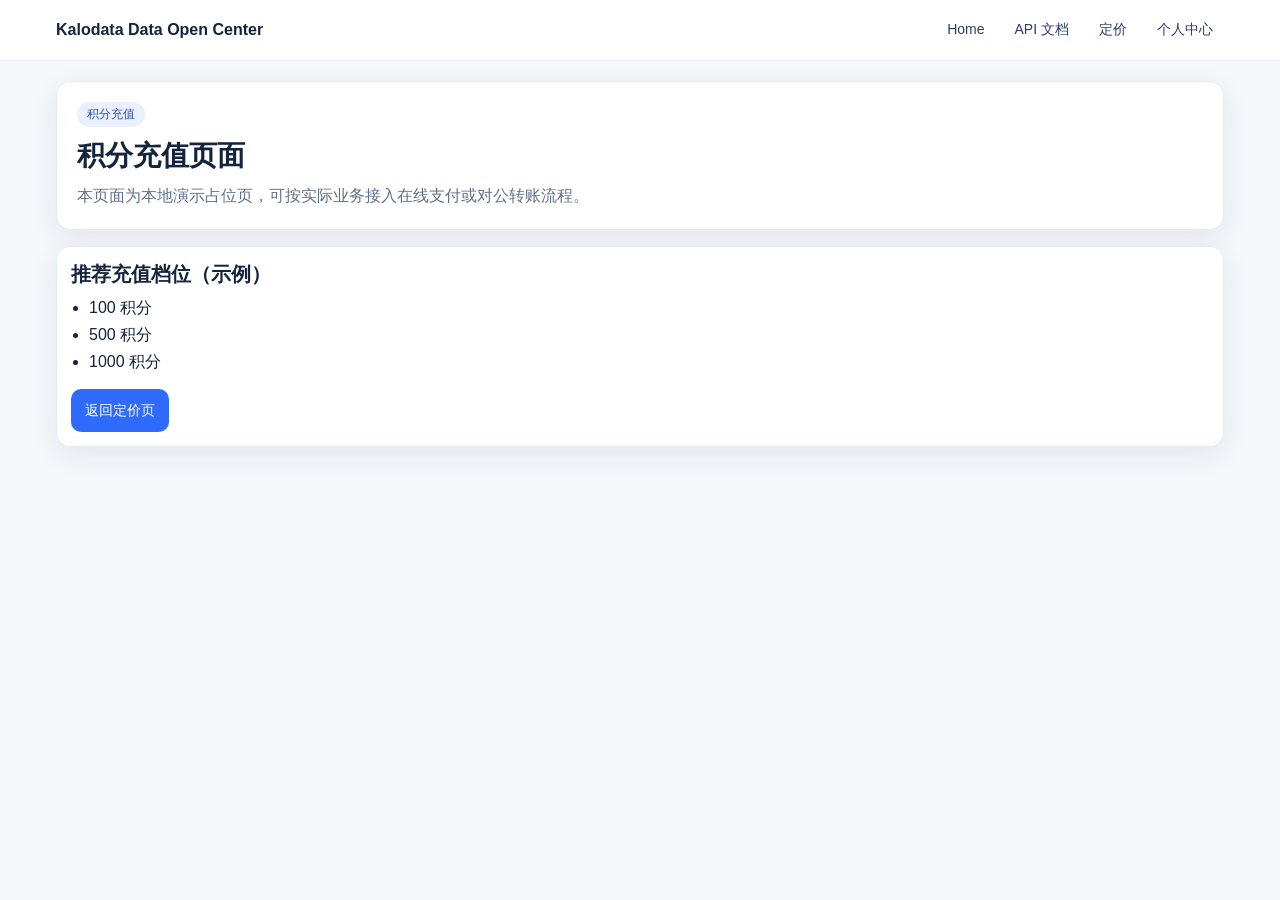
<file: recharge.html>
<!doctype html>
<html lang="zh-CN">
  <head>
    <meta charset="UTF-8" />
    <meta name="viewport" content="width=device-width, initial-scale=1.0" />
    <title>Kalodata 本地交付 - 积分充值</title>
    <link rel="stylesheet" href="./styles.css" />
  </head>
  <body>
    <header class="header">
      <div class="header-inner">
        <a class="brand" href="./index.html">Kalodata Data Open Center</a>
        <nav class="nav">
          <a href="./index.html">Home</a>
          <a href="./docs.html">API 文档</a>
          <a href="./pricing.html">定价</a>
          <a href="./center.html">个人中心</a>
        </nav>
      </div>
    </header>

    <main class="page">
      <section class="card hero">
        <span class="hero-tag">积分充值</span>
        <h1>积分充值页面</h1>
        <p class="muted">本页面为本地演示占位页，可按实际业务接入在线支付或对公转账流程。</p>
      </section>

      <section class="section card panel">
        <h2>推荐充值档位（示例）</h2>
        <ul class="doc-list">
          <li>100 积分</li>
          <li>500 积分</li>
          <li>1000 积分</li>
        </ul>
        <p class="section">
          <a class="btn" href="./pricing.html">返回定价页</a>
        </p>
      </section>
    </main>
  </body>
</html>
</file>
<file: styles.css>
:root {
  --bg: #f5f7fb;
  --card: #ffffff;
  --line: #e4ebf7;
  --text: #14243d;
  --muted: #60708a;
  --primary: #2f6bff;
  --shadow: 0 8px 28px rgba(20, 36, 61, 0.08);
}

* {
  box-sizing: border-box;
}

body {
  margin: 0;
  font-family: "PingFang SC", "Microsoft YaHei", "Segoe UI", sans-serif;
  color: var(--text);
  background: var(--bg);
}

a {
  color: var(--primary);
}

.header {
  background: #fff;
  border-bottom: 1px solid var(--line);
}

.header-inner {
  max-width: 1200px;
  margin: 0 auto;
  padding: 14px 16px;
  display: flex;
  gap: 16px;
  align-items: center;
  justify-content: space-between;
}

.brand {
  text-decoration: none;
  color: var(--text);
  font-weight: 700;
}

.nav {
  display: flex;
  flex-wrap: wrap;
  gap: 8px;
}

.nav a {
  text-decoration: none;
  color: #2a3f63;
  border: 1px solid transparent;
  border-radius: 8px;
  padding: 6px 10px;
  font-size: 14px;
}

.nav a.active {
  border-color: #cfddff;
  background: #edf3ff;
  color: #234cae;
}

.page {
  max-width: 1200px;
  margin: 20px auto 36px;
  padding: 0 16px;
}

.card {
  background: var(--card);
  border: 1px solid var(--line);
  border-radius: 14px;
  box-shadow: var(--shadow);
}

.hero {
  padding: 20px;
}

.hero-tag {
  display: inline-block;
  border-radius: 999px;
  background: #eaf0ff;
  color: #2a51b7;
  padding: 4px 10px;
  font-size: 12px;
}

h1 {
  margin: 10px 0 8px;
  font-size: 28px;
}

h2 {
  margin: 0 0 10px;
  font-size: 20px;
}

h3 {
  margin: 0 0 8px;
  font-size: 16px;
}

p {
  margin: 0;
  line-height: 1.65;
}

.muted {
  color: var(--muted);
}

.section {
  margin-top: 16px;
}

.grid-2 {
  display: grid;
  grid-template-columns: repeat(2, minmax(0, 1fr));
  gap: 12px;
}

.grid-3 {
  display: grid;
  grid-template-columns: repeat(3, minmax(0, 1fr));
  gap: 12px;
}

.panel {
  padding: 14px;
}

.chip {
  display: inline-block;
  margin-top: 8px;
  border: 1px solid #d7e3ff;
  background: #f3f7ff;
  color: #294fba;
  border-radius: 999px;
  padding: 3px 10px;
  font-size: 12px;
}

.table-wrap {
  overflow-x: auto;
}

table {
  width: 100%;
  border-collapse: collapse;
  font-size: 14px;
}

th,
td {
  border-bottom: 1px solid var(--line);
  text-align: left;
  padding: 10px 8px;
  vertical-align: top;
}

th {
  color: #39537b;
  background: #f7faff;
  font-weight: 600;
}

.layout {
  display: grid;
  gap: 14px;
  grid-template-columns: minmax(0, 1fr) 320px;
  align-items: start;
}

.products {
  display: grid;
  grid-template-columns: repeat(2, minmax(0, 1fr));
  gap: 12px;
}

.formula {
  margin-top: 8px;
  font-size: 13px;
  color: #355176;
  background: #f5f8ff;
  border: 1px solid #e1e9ff;
  border-radius: 8px;
  padding: 6px 8px;
}

.btn {
  display: inline-block;
  text-decoration: none;
  border: 0;
  border-radius: 10px;
  padding: 10px 14px;
  font-size: 14px;
  background: var(--primary);
  color: #fff;
}

.aside {
  padding: 16px;
}

.points {
  margin: 10px 0 8px;
  font-size: 20px;
  font-weight: 600;
}

.doc-list {
  margin: 8px 0 0;
  padding-left: 18px;
}

.doc-list li {
  margin: 6px 0;
}

@media (max-width: 960px) {
  .grid-2,
  .grid-3,
  .products,
  .layout {
    grid-template-columns: 1fr;
  }
}
</file>
<file: local-styles.css>
:root {
  --bg: #f5f7fb;
  --card: #ffffff;
  --line: #e4ebf7;
  --text: #14243d;
  --muted: #60708a;
  --primary: #2f6bff;
  --shadow: 0 8px 28px rgba(20, 36, 61, 0.08);
}

* {
  box-sizing: border-box;
}

body {
  margin: 0;
  font-family: "PingFang SC", "Microsoft YaHei", "Segoe UI", sans-serif;
  color: var(--text);
  background: var(--bg);
}

a {
  color: var(--primary);
}

.header {
  background: #fff;
  border-bottom: 1px solid var(--line);
}

.header-inner {
  max-width: 1200px;
  margin: 0 auto;
  padding: 14px 16px;
  display: flex;
  gap: 16px;
  align-items: center;
  justify-content: space-between;
}

.brand {
  text-decoration: none;
  color: var(--text);
  font-weight: 700;
}

.nav {
  display: flex;
  flex-wrap: wrap;
  gap: 8px;
}

.nav a {
  text-decoration: none;
  color: #2a3f63;
  border: 1px solid transparent;
  border-radius: 8px;
  padding: 6px 10px;
  font-size: 14px;
}

.nav a.active {
  border-color: #cfddff;
  background: #edf3ff;
  color: #234cae;
}

.page {
  max-width: 1200px;
  margin: 20px auto 36px;
  padding: 0 16px;
}

.card {
  background: var(--card);
  border: 1px solid var(--line);
  border-radius: 14px;
  box-shadow: var(--shadow);
}

.hero {
  padding: 20px;
}

.hero-tag {
  display: inline-block;
  border-radius: 999px;
  background: #eaf0ff;
  color: #2a51b7;
  padding: 4px 10px;
  font-size: 12px;
}

h1 {
  margin: 10px 0 8px;
  font-size: 28px;
}

h2 {
  margin: 0 0 10px;
  font-size: 20px;
}

h3 {
  margin: 0 0 8px;
  font-size: 16px;
}

p {
  margin: 0;
  line-height: 1.65;
}

.muted {
  color: var(--muted);
}

.section {
  margin-top: 16px;
}

.grid-2 {
  display: grid;
  grid-template-columns: repeat(2, minmax(0, 1fr));
  gap: 12px;
}

.grid-3 {
  display: grid;
  grid-template-columns: repeat(3, minmax(0, 1fr));
  gap: 12px;
}

.panel {
  padding: 14px;
}

.chip {
  display: inline-block;
  margin-top: 8px;
  border: 1px solid #d7e3ff;
  background: #f3f7ff;
  color: #294fba;
  border-radius: 999px;
  padding: 3px 10px;
  font-size: 12px;
}

.table-wrap {
  overflow-x: auto;
}

table {
  width: 100%;
  border-collapse: collapse;
  font-size: 14px;
}

th,
td {
  border-bottom: 1px solid var(--line);
  text-align: left;
  padding: 10px 8px;
  vertical-align: top;
}

th {
  color: #39537b;
  background: #f7faff;
  font-weight: 600;
}

.layout {
  display: grid;
  gap: 14px;
  grid-template-columns: minmax(0, 1fr) 320px;
  align-items: start;
}

.products {
  display: grid;
  grid-template-columns: repeat(2, minmax(0, 1fr));
  gap: 12px;
}

.formula {
  margin-top: 8px;
  font-size: 13px;
  color: #355176;
  background: #f5f8ff;
  border: 1px solid #e1e9ff;
  border-radius: 8px;
  padding: 6px 8px;
}

.btn {
  display: inline-block;
  text-decoration: none;
  border: 0;
  border-radius: 10px;
  padding: 10px 14px;
  font-size: 14px;
  background: var(--primary);
  color: #fff;
}

.aside {
  padding: 16px;
}

.points {
  margin: 10px 0 8px;
  font-size: 20px;
  font-weight: 600;
}

.doc-list {
  margin: 8px 0 0;
  padding-left: 18px;
}

.doc-list li {
  margin: 6px 0;
}

@media (max-width: 960px) {
  .grid-2,
  .grid-3,
  .products,
  .layout {
    grid-template-columns: 1fr;
  }
}
</file>
